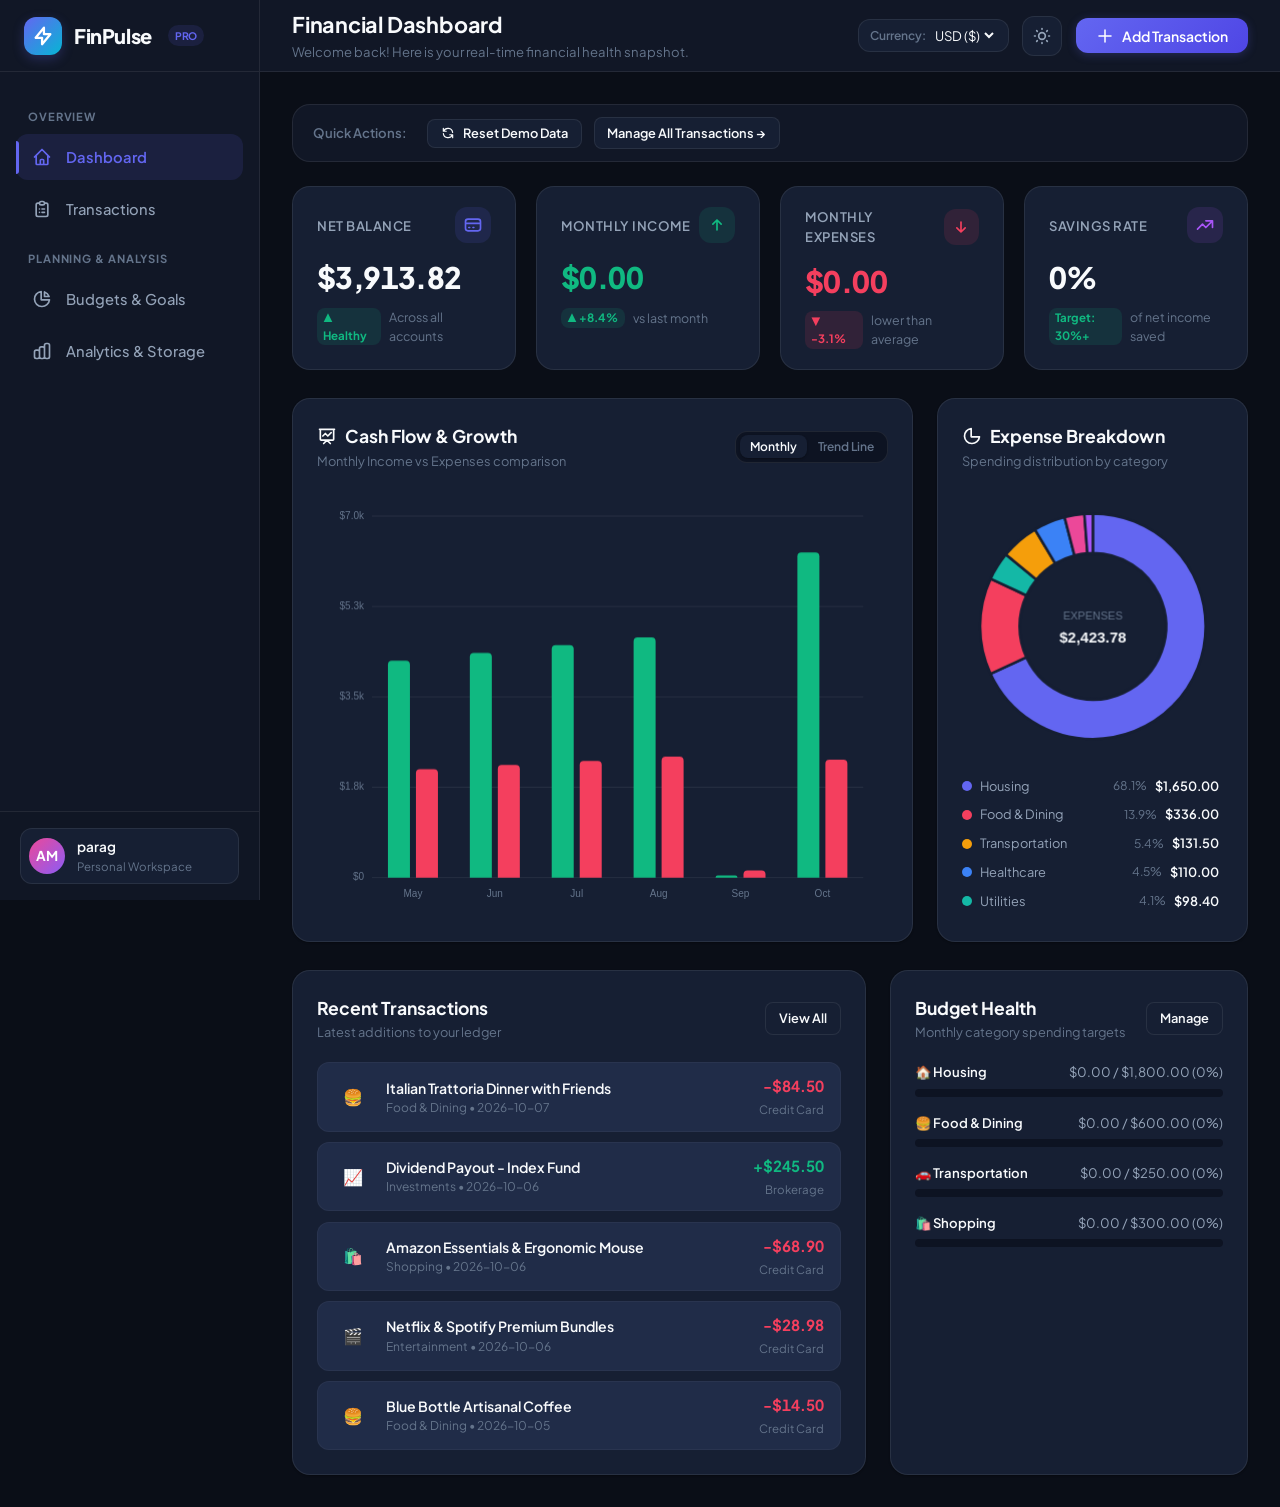
<file: index.html>
<!DOCTYPE html>
<html lang="en" data-theme="dark">
<head>
  <meta charset="UTF-8">
  <meta name="viewport" content="width=device-width, initial-scale=1.0">
  <meta name="description" content="FinPulse - Modern Personal Finance Management Platform to track expenses, set budgets, and visualize financial growth.">
  <title>FinPulse - Personal Finance Dashboard</title>
  <!-- Stylesheets -->
  <link rel="stylesheet" href="css/style.css">
  <link rel="stylesheet" href="css/dashboard.css">
  <link rel="stylesheet" href="css/responsive.css">
</head>
<body>
  <div class="sidebar-backdrop" id="sidebar-backdrop"></div>

  <div class="app-layout">
    <!-- Sidebar Navigation -->
    <aside class="sidebar" id="app-sidebar">
      <div class="sidebar-header">
        <a href="index.html" class="brand-logo" id="brand-link">
          <div class="brand-icon">
            <svg width="22" height="22" fill="none" stroke="currentColor" viewBox="0 0 24 24">
              <path stroke-linecap="round" stroke-linejoin="round" stroke-width="2.5" d="M13 10V3L4 14h7v7l9-11h-7z"/>
            </svg>
          </div>
          <span>FinPulse</span>
          <span class="brand-badge">PRO</span>
        </a>
      </div>

      <nav class="sidebar-nav" aria-label="Main Navigation">
        <div class="nav-section-title">Overview</div>
        <a href="index.html" class="nav-item active" id="nav-dashboard">
          <svg fill="none" stroke="currentColor" viewBox="0 0 24 24">
            <path stroke-linecap="round" stroke-linejoin="round" stroke-width="2" d="M3 12l2-2m0 0l7-7 7 7M5 10v10a1 1 0 001 1h3m10-11l2 2m-2-2v10a1 1 0 01-1 1h-3m-6 0a1 1 0 001-1v-4a1 1 0 011-1h2a1 1 0 011 1v4a1 1 0 001 1m-6 0h6"/>
          </svg>
          <span>Dashboard</span>
        </a>

        <a href="transactions.html" class="nav-item" id="nav-transactions">
          <svg fill="none" stroke="currentColor" viewBox="0 0 24 24">
            <path stroke-linecap="round" stroke-linejoin="round" stroke-width="2" d="M9 5H7a2 2 0 00-2 2v12a2 2 0 002 2h10a2 2 0 002-2V7a2 2 0 00-2-2h-2M9 5a2 2 0 002 2h2a2 2 0 002-2M9 5a2 2 0 012-2h2a2 2 0 012 2m-3 7h3m-3 4h3m-6-4h.01M9 16h.01"/>
          </svg>
          <span>Transactions</span>
        </a>

        <div class="nav-section-title">Planning & Analysis</div>
        <a href="budgets.html" class="nav-item" id="nav-budgets">
          <svg fill="none" stroke="currentColor" viewBox="0 0 24 24">
            <path stroke-linecap="round" stroke-linejoin="round" stroke-width="2" d="M11 3.055A9.001 9.001 0 1020.945 13H11V3.055z"/>
            <path stroke-linecap="round" stroke-linejoin="round" stroke-width="2" d="M20.488 9H15V3.512A9.025 9.025 0 0120.488 9z"/>
          </svg>
          <span>Budgets & Goals</span>
        </a>

        <a href="analytics.html" class="nav-item" id="nav-analytics">
          <svg fill="none" stroke="currentColor" viewBox="0 0 24 24">
            <path stroke-linecap="round" stroke-linejoin="round" stroke-width="2" d="M9 19v-6a2 2 0 00-2-2H5a2 2 0 00-2 2v6a2 2 0 002 2h2a2 2 0 002-2zm0 0V9a2 2 0 012-2h2a2 2 0 012 2v10m-6 0a2 2 0 002 2h2a2 2 0 002-2m0 0V5a2 2 0 012-2h2a2 2 0 012 2v14a2 2 0 01-2 2h-2a2 2 0 01-2-2z"/>
          </svg>
          <span>Analytics & Storage</span>
        </a>
      </nav>

      <div class="sidebar-footer">
        <div class="user-snippet">
          <div class="avatar" id="sidebar-user-avatar">AM</div>
          <div class="user-info">
            <div class="user-name" id="sidebar-user-name">parag</div>
            <div class="user-role">Personal Workspace</div>
          </div>
        </div>
      </div>
    </aside>

    <!-- Main Content Area -->
    <div class="main-wrapper">
      <!-- Topbar Header -->
      <header class="topbar">
        <div class="topbar-left">
          <button class="mobile-menu-toggle" id="mobile-menu-btn" aria-label="Open sidebar menu">
            <svg width="22" height="22" fill="none" stroke="currentColor" viewBox="0 0 24 24">
              <path stroke-linecap="round" stroke-linejoin="round" stroke-width="2" d="M4 6h16M4 12h16M4 18h16"/>
            </svg>
          </button>
          <div class="page-title-box">
            <h1>Financial Dashboard</h1>
            <p>Welcome back! Here is your real-time financial health snapshot.</p>
          </div>
        </div>

        <div class="topbar-right">
          <!-- Currency Picker -->
          <div class="currency-select-box">
            <label for="currency-select" style="font-size: 0.75rem; color: var(--text-muted);">Currency:</label>
            <select id="currency-select" aria-label="Select Currency">
              <option value="USD">USD ($)</option>
              <option value="EUR">EUR (€)</option>
              <option value="GBP">GBP (£)</option>
              <option value="INR">INR (₹)</option>
              <option value="JPY">JPY (¥)</option>
            </select>
          </div>

          <!-- Theme Toggle -->
          <button class="icon-btn" id="theme-toggle-btn" aria-label="Toggle Theme" title="Toggle theme">
            <svg width="20" height="20" fill="none" stroke="currentColor" viewBox="0 0 24 24">
              <path stroke-linecap="round" stroke-linejoin="round" stroke-width="2" d="M12 3v1m0 16v1m9-9h-1M4 12H3m15.364 6.364l-.707-.707M6.343 6.343l-.707-.707m12.728 0l-.707.707M6.343 17.657l-.707.707M16 12a4 4 0 11-8 0 4 4 0 018 0z"/>
            </svg>
          </button>

          <!-- Add Transaction Action -->
          <button class="btn btn-primary" id="btn-header-add-tx" data-modal-open="global-tx-modal">
            <svg width="18" height="18" fill="none" stroke="currentColor" viewBox="0 0 24 24">
              <path stroke-linecap="round" stroke-linejoin="round" stroke-width="2" d="M12 4v16m8-8H4"/>
            </svg>
            <span>Add Transaction</span>
          </button>
        </div>
      </header>

      <!-- Main Body -->
      <main class="content-area">
        <!-- Quick Actions Notification Strip -->
        <div class="quick-actions-bar">
          <span class="quick-action-tag">Quick Actions:</span>
          <button class="btn btn-secondary btn-sm" id="btn-reset-demo-data">
            <svg width="14" height="14" fill="none" stroke="currentColor" viewBox="0 0 24 24">
              <path stroke-linecap="round" stroke-linejoin="round" stroke-width="2" d="M4 4v5h.582m15.356 2A8.001 8.001 0 004.582 9m0 0H9m11 11v-5h-.581m0 0a8.003 8.003 0 01-15.357-2m15.357 2H15"/>
            </svg>
            <span>Reset Demo Data</span>
          </button>
          <a href="transactions.html" class="btn btn-secondary btn-sm">
            <span>Manage All Transactions &rarr;</span>
          </a>
        </div>

        <!-- 4 Primary Metric KPI Cards -->
        <section class="metrics-grid" aria-label="Key Financial Metrics">
          <!-- Total Balance -->
          <div class="metric-card">
            <div class="metric-header">
              <span class="metric-title">Net Balance</span>
              <div class="metric-icon-wrap icon-balance">
                <svg width="20" height="20" fill="none" stroke="currentColor" viewBox="0 0 24 24">
                  <path stroke-linecap="round" stroke-linejoin="round" stroke-width="2" d="M3 10h18M7 15h1m4 0h1m-7 4h12a3 3 0 003-3V8a3 3 0 00-3-3H6a3 3 0 00-3 3v8a3 3 0 003 3z"/>
                </svg>
              </div>
            </div>
            <div class="metric-value" id="metric-total-balance">$0.00</div>
            <div class="metric-footer">
              <span class="trend-badge trend-positive">▲ Healthy</span>
              <span>Across all accounts</span>
            </div>
          </div>

          <!-- Monthly Income -->
          <div class="metric-card">
            <div class="metric-header">
              <span class="metric-title">Monthly Income</span>
              <div class="metric-icon-wrap icon-income">
                <svg width="20" height="20" fill="none" stroke="currentColor" viewBox="0 0 24 24">
                  <path stroke-linecap="round" stroke-linejoin="round" stroke-width="2" d="M7 11l5-5m0 0l5 5m-5-5v12"/>
                </svg>
              </div>
            </div>
            <div class="metric-value" id="metric-month-income" style="color: var(--income);">$0.00</div>
            <div class="metric-footer">
              <span class="trend-badge trend-positive">▲ +8.4%</span>
              <span>vs last month</span>
            </div>
          </div>

          <!-- Monthly Expenses -->
          <div class="metric-card">
            <div class="metric-header">
              <span class="metric-title">Monthly Expenses</span>
              <div class="metric-icon-wrap icon-expense">
                <svg width="20" height="20" fill="none" stroke="currentColor" viewBox="0 0 24 24">
                  <path stroke-linecap="round" stroke-linejoin="round" stroke-width="2" d="M17 13l-5 5m0 0l-5-5m5 5V6"/>
                </svg>
              </div>
            </div>
            <div class="metric-value" id="metric-month-expense" style="color: var(--expense);">$0.00</div>
            <div class="metric-footer">
              <span class="trend-badge trend-negative">▼ -3.1%</span>
              <span>lower than average</span>
            </div>
          </div>

          <!-- Savings Rate -->
          <div class="metric-card">
            <div class="metric-header">
              <span class="metric-title">Savings Rate</span>
              <div class="metric-icon-wrap icon-savings">
                <svg width="20" height="20" fill="none" stroke="currentColor" viewBox="0 0 24 24">
                  <path stroke-linecap="round" stroke-linejoin="round" stroke-width="2" d="M13 7h8m0 0v8m0-8l-8 8-4-4-6 6"/>
                </svg>
              </div>
            </div>
            <div class="metric-value" id="metric-savings-rate">0%</div>
            <div class="metric-footer">
              <span class="trend-badge trend-positive">Target: 30%+</span>
              <span>of net income saved</span>
            </div>
          </div>
        </section>

        <!-- Charts Grid (2 columns: Cash Flow & Category Donut) -->
        <section class="charts-grid" aria-label="Interactive Financial Visualizations">
          <!-- Cash Flow / Balance Trend Chart -->
          <div class="card chart-card">
            <div class="card-header">
              <div>
                <h2 class="card-title">
                  <svg width="20" height="20" fill="none" stroke="currentColor" viewBox="0 0 24 24">
                    <path stroke-linecap="round" stroke-linejoin="round" stroke-width="2" d="M7 12l3-3 3 3 4-4M8 21l4-4 4 4M3 4h18M4 4h16v12a1 1 0 01-1 1H5a1 1 0 01-1-1V4z"/>
                  </svg>
                  Cash Flow & Growth
                </h2>
                <div class="card-subtitle">Monthly Income vs Expenses comparison</div>
              </div>
              <div class="chart-header-actions">
                <div class="chart-filter-pills">
                  <button class="chart-pill active" data-period="monthly">Monthly</button>
                  <button class="chart-pill" data-period="trend">Trend Line</button>
                </div>
              </div>
            </div>
            <div class="canvas-container">
              <canvas id="dashboard-cashflow-canvas"></canvas>
            </div>
          </div>

          <!-- Expense Category Donut Chart -->
          <div class="card chart-card">
            <div class="card-header">
              <div>
                <h2 class="card-title">
                  <svg width="20" height="20" fill="none" stroke="currentColor" viewBox="0 0 24 24">
                    <path stroke-linecap="round" stroke-linejoin="round" stroke-width="2" d="M11 3.055A9.001 9.001 0 1020.945 13H11V3.055z"/>
                  </svg>
                  Expense Breakdown
                </h2>
                <div class="card-subtitle">Spending distribution by category</div>
              </div>
            </div>
            <div class="canvas-container" style="min-height: 180px;">
              <canvas id="dashboard-donut-canvas"></canvas>
            </div>
            <div class="chart-legend" id="donut-legend-container">
              <!-- Dynamically populated -->
            </div>
          </div>
        </section>

        <!-- Bottom Grid: Recent Activity & Budget Health -->
        <section class="bottom-grid" aria-label="Recent Transactions and Budget Snapshot">
          <!-- Recent Transactions Preview -->
          <div class="card">
            <div class="card-header">
              <div>
                <h2 class="card-title">Recent Transactions</h2>
                <div class="card-subtitle">Latest additions to your ledger</div>
              </div>
              <a href="transactions.html" class="btn btn-secondary btn-sm">View All</a>
            </div>
            <div class="transaction-mini-list" id="recent-transactions-list">
              <!-- Dynamically generated mini transactions -->
            </div>
          </div>

          <!-- Category Budget Health Snapshot -->
          <div class="card">
            <div class="card-header">
              <div>
                <h2 class="card-title">Budget Health</h2>
                <div class="card-subtitle">Monthly category spending targets</div>
              </div>
              <a href="budgets.html" class="btn btn-secondary btn-sm">Manage</a>
            </div>
            <div class="budget-mini-list" id="dashboard-budget-health-list">
              <!-- Dynamically populated progress bars -->
            </div>
          </div>
        </section>
      </main>
    </div>
  </div>

  <!-- Mobile Floating Action Button -->
  <button class="fab-add" id="fab-add-tx" data-modal-open="global-tx-modal" aria-label="Quick Add Transaction">
    <svg width="26" height="26" fill="none" stroke="currentColor" viewBox="0 0 24 24">
      <path stroke-linecap="round" stroke-linejoin="round" stroke-width="2.5" d="M12 4v16m8-8H4"/>
    </svg>
  </button>

  <!-- Mobile Bottom Tab Navigation -->
  <nav class="mobile-nav-bar" aria-label="Mobile Navigation">
    <a href="index.html" class="mobile-nav-item active">
      <svg fill="none" stroke="currentColor" viewBox="0 0 24 24">
        <path stroke-linecap="round" stroke-linejoin="round" stroke-width="2" d="M3 12l2-2m0 0l7-7 7 7M5 10v10a1 1 0 001 1h3m10-11l2 2m-2-2v10a1 1 0 01-1 1h-3m-6 0a1 1 0 001-1v-4a1 1 0 011-1h2a1 1 0 011 1v4a1 1 0 001 1m-6 0h6"/>
      </svg>
      <span>Home</span>
    </a>
    <a href="transactions.html" class="mobile-nav-item">
      <svg fill="none" stroke="currentColor" viewBox="0 0 24 24">
        <path stroke-linecap="round" stroke-linejoin="round" stroke-width="2" d="M9 5H7a2 2 0 00-2 2v12a2 2 0 002 2h10a2 2 0 002-2V7a2 2 0 00-2-2h-2M9 5a2 2 0 002 2h2a2 2 0 002-2M9 5a2 2 0 012-2h2a2 2 0 012 2"/>
      </svg>
      <span>Transactions</span>
    </a>
    <a href="budgets.html" class="mobile-nav-item">
      <svg fill="none" stroke="currentColor" viewBox="0 0 24 24">
        <path stroke-linecap="round" stroke-linejoin="round" stroke-width="2" d="M11 3.055A9.001 9.001 0 1020.945 13H11V3.055z"/>
      </svg>
      <span>Budgets</span>
    </a>
    <a href="analytics.html" class="mobile-nav-item">
      <svg fill="none" stroke="currentColor" viewBox="0 0 24 24">
        <path stroke-linecap="round" stroke-linejoin="round" stroke-width="2" d="M9 19v-6a2 2 0 00-2-2H5a2 2 0 00-2 2v6a2 2 0 002 2h2a2 2 0 002-2zm0 0V9a2 2 0 012-2h2a2 2 0 012 2v10"/>
      </svg>
      <span>Analytics</span>
    </a>
  </nav>

  <!-- Global Modal: Add Transaction (Available across all pages) -->
  <div class="modal-overlay" id="global-tx-modal" role="dialog" aria-modal="true" aria-labelledby="modal-add-title">
    <div class="modal-dialog">
      <div class="modal-header">
        <h3 class="modal-title" id="modal-add-title">Add Transaction</h3>
        <button class="icon-btn" data-modal-close aria-label="Close modal">&times;</button>
      </div>
      <form id="global-quick-tx-form">
        <div class="modal-body">
          <div class="form-row">
            <div class="form-group">
              <label class="form-label" for="add-tx-type">Transaction Type *</label>
              <select class="form-select" id="add-tx-type" name="type" required>
                <option value="expense">Expense</option>
                <option value="income">Income</option>
              </select>
            </div>
            <div class="form-group">
              <label class="form-label" for="add-tx-amount">Amount *</label>
              <input type="number" step="0.01" min="0.01" class="form-input" id="add-tx-amount" name="amount" placeholder="0.00" required>
            </div>
          </div>

          <div class="form-group">
            <label class="form-label" for="add-tx-title">Title / Description *</label>
            <input type="text" class="form-input" id="add-tx-title" name="title" placeholder="e.g. Whole Foods Groceries" required>
          </div>

          <div class="form-row">
            <div class="form-group">
              <label class="form-label" for="add-tx-category">Category *</label>
              <select class="form-select" id="add-tx-category" name="category" required>
                <option value="Food & Dining">🍔 Food & Dining</option>
                <option value="Housing">🏠 Housing</option>
                <option value="Transportation">🚗 Transportation</option>
                <option value="Shopping">🛍️ Shopping</option>
                <option value="Utilities">⚡ Utilities</option>
                <option value="Entertainment">🎬 Entertainment</option>
                <option value="Healthcare">🏥 Healthcare</option>
                <option value="Salary">💼 Salary</option>
                <option value="Freelance">💻 Freelance</option>
                <option value="Investments">📈 Investments</option>
                <option value="Other">📦 Other</option>
              </select>
            </div>
            <div class="form-group">
              <label class="form-label" for="add-tx-date">Date *</label>
              <input type="date" class="form-input" id="add-tx-date" name="date" required>
            </div>
          </div>

          <div class="form-row">
            <div class="form-group">
              <label class="form-label" for="add-tx-method">Payment Method</label>
              <select class="form-select" id="add-tx-method" name="method">
                <option value="Credit Card">Credit Card</option>
                <option value="Debit Card">Debit Card</option>
                <option value="Apple Pay">Apple Pay</option>
                <option value="Bank Transfer">Bank Transfer</option>
                <option value="Cash">Cash</option>
                <option value="Other">Other</option>
              </select>
            </div>
            <div class="form-group">
              <label class="form-label" for="add-tx-notes">Notes (Optional)</label>
              <input type="text" class="form-input" id="add-tx-notes" name="notes" placeholder="Tags, receipt #, notes">
            </div>
          </div>
        </div>
        <div class="modal-footer">
          <button type="button" class="btn btn-secondary" data-modal-close>Cancel</button>
          <button type="submit" class="btn btn-primary" id="btn-submit-add-tx">Save Transaction</button>
        </div>
      </form>
    </div>
  </div>

  <!-- Toast Notification Container -->
  <div class="toast-container" aria-live="polite"></div>

  <!-- Scripts -->
  <script src="js/storage.js"></script>
  <script src="js/charts.js"></script>
  <script src="js/app.js"></script>
  <script src="js/dashboard.js"></script>
</body>
</html>
</file>
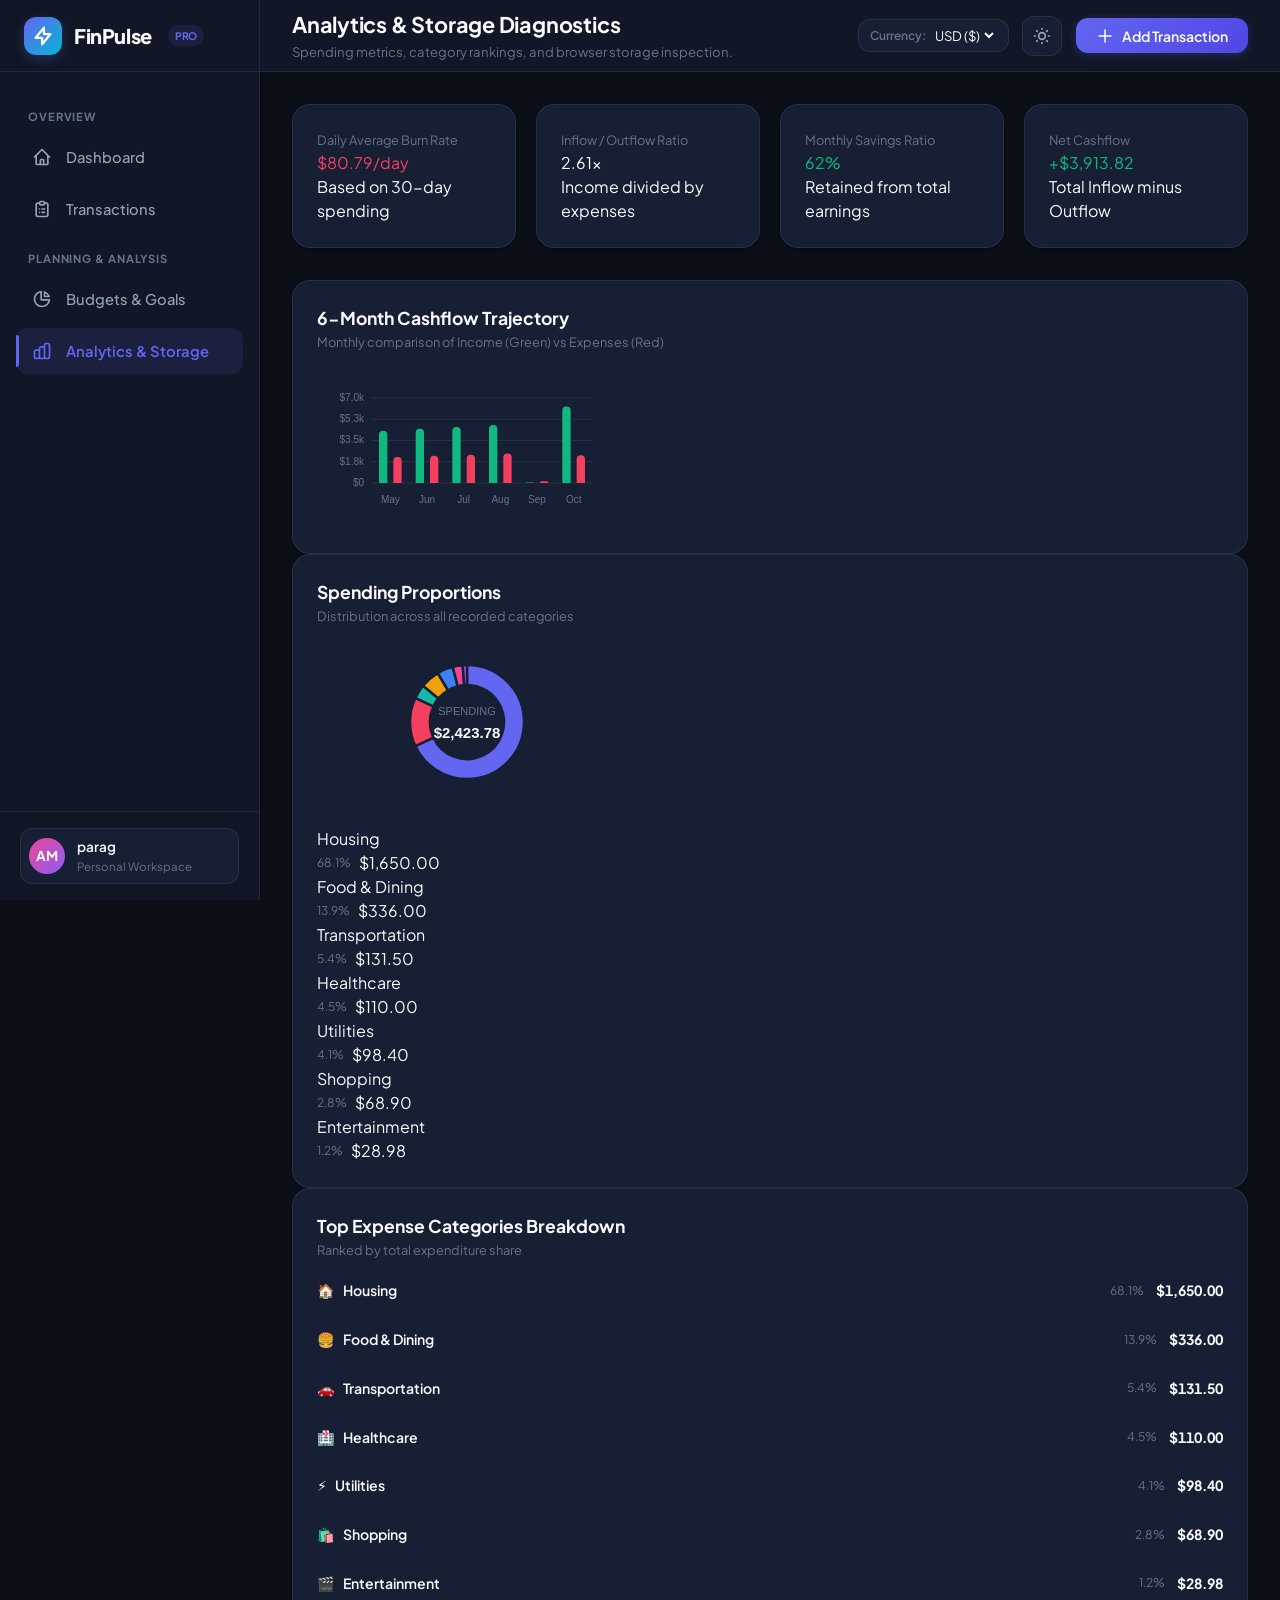
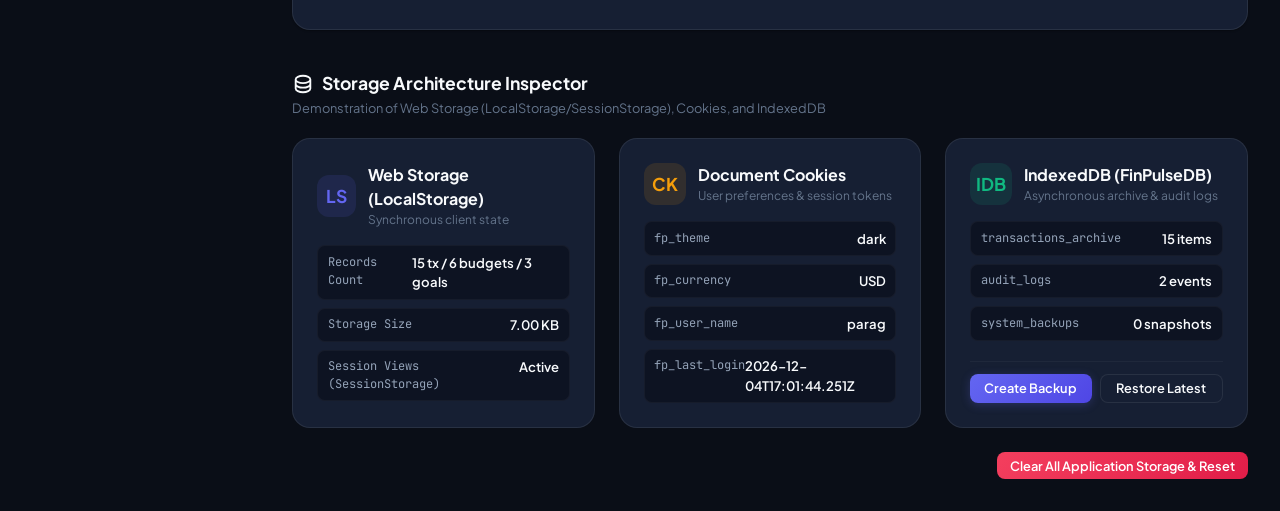
<file: analytics.html>
<!DOCTYPE html>
<html lang="en" data-theme="dark">
<head>
  <meta charset="UTF-8">
  <meta name="viewport" content="width=device-width, initial-scale=1.0">
  <meta name="description" content="FinPulse Analytics - Financial intelligence, burn rate, and deep client-side storage diagnostics.">
  <title>FinPulse - Analytics & Data Storage</title>
  <!-- Stylesheets -->
  <link rel="stylesheet" href="css/style.css">
  <link rel="stylesheet" href="css/analytics.css">
  <link rel="stylesheet" href="css/responsive.css">
</head>
<body>
  <div class="sidebar-backdrop" id="sidebar-backdrop"></div>

  <div class="app-layout">
    <!-- Sidebar Navigation -->
    <aside class="sidebar" id="app-sidebar">
      <div class="sidebar-header">
        <a href="index.html" class="brand-logo" id="brand-link">
          <div class="brand-icon">
            <svg width="22" height="22" fill="none" stroke="currentColor" viewBox="0 0 24 24">
              <path stroke-linecap="round" stroke-linejoin="round" stroke-width="2.5" d="M13 10V3L4 14h7v7l9-11h-7z"/>
            </svg>
          </div>
          <span>FinPulse</span>
          <span class="brand-badge">PRO</span>
        </a>
      </div>

      <nav class="sidebar-nav" aria-label="Main Navigation">
        <div class="nav-section-title">Overview</div>
        <a href="index.html" class="nav-item" id="nav-dashboard">
          <svg fill="none" stroke="currentColor" viewBox="0 0 24 24">
            <path stroke-linecap="round" stroke-linejoin="round" stroke-width="2" d="M3 12l2-2m0 0l7-7 7 7M5 10v10a1 1 0 001 1h3m10-11l2 2m-2-2v10a1 1 0 01-1 1h-3m-6 0a1 1 0 001-1v-4a1 1 0 011-1h2a1 1 0 011 1v4a1 1 0 001 1m-6 0h6"/>
          </svg>
          <span>Dashboard</span>
        </a>

        <a href="transactions.html" class="nav-item" id="nav-transactions">
          <svg fill="none" stroke="currentColor" viewBox="0 0 24 24">
            <path stroke-linecap="round" stroke-linejoin="round" stroke-width="2" d="M9 5H7a2 2 0 00-2 2v12a2 2 0 002 2h10a2 2 0 002-2V7a2 2 0 00-2-2h-2M9 5a2 2 0 002 2h2a2 2 0 002-2M9 5a2 2 0 012-2h2a2 2 0 012 2m-3 7h3m-3 4h3m-6-4h.01M9 16h.01"/>
          </svg>
          <span>Transactions</span>
        </a>

        <div class="nav-section-title">Planning & Analysis</div>
        <a href="budgets.html" class="nav-item" id="nav-budgets">
          <svg fill="none" stroke="currentColor" viewBox="0 0 24 24">
            <path stroke-linecap="round" stroke-linejoin="round" stroke-width="2" d="M11 3.055A9.001 9.001 0 1020.945 13H11V3.055z"/>
            <path stroke-linecap="round" stroke-linejoin="round" stroke-width="2" d="M20.488 9H15V3.512A9.025 9.025 0 0120.488 9z"/>
          </svg>
          <span>Budgets & Goals</span>
        </a>

        <a href="analytics.html" class="nav-item active" id="nav-analytics">
          <svg fill="none" stroke="currentColor" viewBox="0 0 24 24">
            <path stroke-linecap="round" stroke-linejoin="round" stroke-width="2" d="M9 19v-6a2 2 0 00-2-2H5a2 2 0 00-2 2v6a2 2 0 002 2h2a2 2 0 002-2zm0 0V9a2 2 0 012-2h2a2 2 0 012 2v10m-6 0a2 2 0 002 2h2a2 2 0 002-2m0 0V5a2 2 0 012-2h2a2 2 0 012 2v14a2 2 0 01-2 2h-2a2 2 0 01-2-2z"/>
          </svg>
          <span>Analytics & Storage</span>
        </a>
      </nav>

      <div class="sidebar-footer">
        <div class="user-snippet">
          <div class="avatar" id="sidebar-user-avatar">AM</div>
          <div class="user-info">
            <div class="user-name" id="sidebar-user-name">Parag</div>
            <div class="user-role">Personal Workspace</div>
          </div>
        </div>
      </div>
    </aside>

    <!-- Main Content Area -->
    <div class="main-wrapper">
      <!-- Topbar Header -->
      <header class="topbar">
        <div class="topbar-left">
          <button class="mobile-menu-toggle" id="mobile-menu-btn" aria-label="Open sidebar menu">
            <svg width="22" height="22" fill="none" stroke="currentColor" viewBox="0 0 24 24">
              <path stroke-linecap="round" stroke-linejoin="round" stroke-width="2" d="M4 6h16M4 12h16M4 18h16"/>
            </svg>
          </button>
          <div class="page-title-box">
            <h1>Analytics & Storage Diagnostics</h1>
            <p>Spending metrics, category rankings, and browser storage inspection.</p>
          </div>
        </div>

        <div class="topbar-right">
          <!-- Currency Picker -->
          <div class="currency-select-box">
            <label for="currency-select" style="font-size: 0.75rem; color: var(--text-muted);">Currency:</label>
            <select id="currency-select" aria-label="Select Currency">
              <option value="USD">USD ($)</option>
              <option value="EUR">EUR (€)</option>
              <option value="GBP">GBP (£)</option>
              <option value="INR">INR (₹)</option>
              <option value="JPY">JPY (¥)</option>
            </select>
          </div>

          <!-- Theme Toggle -->
          <button class="icon-btn" id="theme-toggle-btn" aria-label="Toggle Theme" title="Toggle theme">
            <svg width="20" height="20" fill="none" stroke="currentColor" viewBox="0 0 24 24">
              <path stroke-linecap="round" stroke-linejoin="round" stroke-width="2" d="M12 3v1m0 16v1m9-9h-1M4 12H3m15.364 6.364l-.707-.707M6.343 6.343l-.707-.707m12.728 0l-.707.707M6.343 17.657l-.707.707M16 12a4 4 0 11-8 0 4 4 0 018 0z"/>
            </svg>
          </button>

          <!-- Add Transaction Action -->
          <button class="btn btn-primary" id="btn-header-add-tx" data-modal-open="global-tx-modal">
            <svg width="18" height="18" fill="none" stroke="currentColor" viewBox="0 0 24 24">
              <path stroke-linecap="round" stroke-linejoin="round" stroke-width="2" d="M12 4v16m8-8H4"/>
            </svg>
            <span>Add Transaction</span>
          </button>
        </div>
      </header>

      <!-- Main Body -->
      <main class="content-area">
        <!-- 4 Analytics Metric Cards -->
        <section class="analytics-metrics-grid" aria-label="Key Performance Indicators">
          <div class="card">
            <div class="card-subtitle">Daily Average Burn Rate</div>
            <div class="metric-value" id="kpi-daily-burn" style="color:var(--expense);">$0.00/day</div>
            <div class="metric-footer">Based on 30-day spending</div>
          </div>

          <div class="card">
            <div class="card-subtitle">Inflow / Outflow Ratio</div>
            <div class="metric-value" id="kpi-in-out-ratio">0.0x</div>
            <div class="metric-footer">Income divided by expenses</div>
          </div>

          <div class="card">
            <div class="card-subtitle">Monthly Savings Ratio</div>
            <div class="metric-value" id="kpi-savings-ratio" style="color:var(--income);">0%</div>
            <div class="metric-footer">Retained from total earnings</div>
          </div>

          <div class="card">
            <div class="card-subtitle">Net Cashflow</div>
            <div class="metric-value" id="kpi-net-cash">$0.00</div>
            <div class="metric-footer">Total Inflow minus Outflow</div>
          </div>
        </section>

        <!-- Charts Grid -->
        <section class="charts-grid" aria-label="Analytical Visualizations">
          <!-- 6-Month Comparison Cashflow -->
          <div class="card chart-card">
            <div class="card-header">
              <div>
                <h2 class="card-title">6-Month Cashflow Trajectory</h2>
                <div class="card-subtitle">Monthly comparison of Income (Green) vs Expenses (Red)</div>
              </div>
            </div>
            <div class="canvas-container">
              <canvas id="analytics-bar-canvas"></canvas>
            </div>
          </div>

          <!-- Category Donut -->
          <div class="card chart-card">
            <div class="card-header">
              <div>
                <h2 class="card-title">Spending Proportions</h2>
                <div class="card-subtitle">Distribution across all recorded categories</div>
              </div>
            </div>
            <div class="canvas-container" style="min-height: 180px;">
              <canvas id="analytics-donut-canvas"></canvas>
            </div>
            <div class="chart-legend" id="analytics-legend-container">
              <!-- Dynamically populated -->
            </div>
          </div>
        </section>

        <!-- Category Rankings Progress List -->
        <section class="card" style="margin-bottom: 2.5rem;" aria-label="Top Spending Categories">
          <div class="card-header">
            <div>
              <h2 class="card-title">Top Expense Categories Breakdown</h2>
              <div class="card-subtitle">Ranked by total expenditure share</div>
            </div>
          </div>
          <div class="category-ranking-list" id="category-ranking-container">
            <!-- Dynamically populated -->
          </div>
        </section>

        <!-- Storage & Architecture Diagnostics Inspector -->
        <section class="storage-section" aria-label="Storage Diagnostics">
          <div class="card-header">
            <div>
              <h2 class="card-title">
                <svg width="22" height="22" fill="none" stroke="currentColor" viewBox="0 0 24 24">
                  <path stroke-linecap="round" stroke-linejoin="round" stroke-width="2" d="M4 7v10c0 2.21 3.582 4 8 4s8-1.79 8-4V7M4 7c0 2.21 3.582 4 8 4s8-1.79 8-4M4 7c0-2.21 3.582-4 8-4s8 1.79 8 4m0 5c0 2.21-3.582 4-8 4s-8-1.79-8-4"/>
                </svg>
                Storage Architecture Inspector
              </h2>
              <div class="card-subtitle">Demonstration of Web Storage (LocalStorage/SessionStorage), Cookies, and IndexedDB</div>
            </div>
          </div>

          <div class="storage-grid">
            <!-- 1. LocalStorage Card -->
            <div class="storage-card">
              <div style="display:flex; align-items:center; gap:0.75rem;">
                <div class="storage-badge-icon badge-localstorage">LS</div>
                <div>
                  <h3 style="font-size: 1rem; font-weight: 700;">Web Storage (LocalStorage)</h3>
                  <div style="font-size: 0.75rem; color: var(--text-muted);">Synchronous client state</div>
                </div>
              </div>

              <div class="storage-list">
                <div class="storage-item">
                  <span class="storage-item-key">Records Count</span>
                  <span class="storage-item-val" id="diag-ls-count">0 items</span>
                </div>
                <div class="storage-item">
                  <span class="storage-item-key">Storage Size</span>
                  <span class="storage-item-val" id="diag-ls-size">0 KB</span>
                </div>
                <div class="storage-item">
                  <span class="storage-item-key">Session Views (SessionStorage)</span>
                  <span class="storage-item-val">Active</span>
                </div>
              </div>
            </div>

            <!-- 2. Cookies Card -->
            <div class="storage-card">
              <div style="display:flex; align-items:center; gap:0.75rem;">
                <div class="storage-badge-icon badge-cookies">CK</div>
                <div>
                  <h3 style="font-size: 1rem; font-weight: 700;">Document Cookies</h3>
                  <div style="font-size: 0.75rem; color: var(--text-muted);">User preferences & session tokens</div>
                </div>
              </div>

              <div class="storage-list" id="diag-cookies-list">
                <!-- Dynamically populated cookies -->
              </div>
            </div>

            <!-- 3. IndexedDB Card -->
            <div class="storage-card">
              <div style="display:flex; align-items:center; gap:0.75rem;">
                <div class="storage-badge-icon badge-indexeddb">IDB</div>
                <div>
                  <h3 style="font-size: 1rem; font-weight: 700;">IndexedDB (FinPulseDB)</h3>
                  <div style="font-size: 0.75rem; color: var(--text-muted);">Asynchronous archive & audit logs</div>
                </div>
              </div>

              <div class="storage-list">
                <div class="storage-item">
                  <span class="storage-item-key">transactions_archive</span>
                  <span class="storage-item-val" id="diag-idb-archive">0 items</span>
                </div>
                <div class="storage-item">
                  <span class="storage-item-key">audit_logs</span>
                  <span class="storage-item-val" id="diag-idb-audit">0 events</span>
                </div>
                <div class="storage-item">
                  <span class="storage-item-key">system_backups</span>
                  <span class="storage-item-val" id="diag-idb-backups">0 snapshots</span>
                </div>
              </div>

              <div class="storage-actions">
                <button class="btn btn-primary btn-sm" id="btn-idb-backup" style="flex:1;">
                  Create Backup
                </button>
                <button class="btn btn-secondary btn-sm" id="btn-idb-restore" style="flex:1;">
                  Restore Latest
                </button>
              </div>
            </div>
          </div>

          <div style="margin-top: 1.5rem; text-align: right;">
            <button class="btn btn-danger btn-sm" id="btn-clear-all-data">
              Clear All Application Storage & Reset
            </button>
          </div>
        </section>
      </main>
    </div>
  </div>

  <!-- Mobile Floating Action Button -->
  <button class="fab-add" id="fab-add-tx" data-modal-open="global-tx-modal" aria-label="Quick Add Transaction">
    <svg width="26" height="26" fill="none" stroke="currentColor" viewBox="0 0 24 24">
      <path stroke-linecap="round" stroke-linejoin="round" stroke-width="2.5" d="M12 4v16m8-8H4"/>
    </svg>
  </button>

  <!-- Mobile Bottom Tab Navigation -->
  <nav class="mobile-nav-bar" aria-label="Mobile Navigation">
    <a href="index.html" class="mobile-nav-item">
      <svg fill="none" stroke="currentColor" viewBox="0 0 24 24">
        <path stroke-linecap="round" stroke-linejoin="round" stroke-width="2" d="M3 12l2-2m0 0l7-7 7 7M5 10v10a1 1 0 001 1h3m10-11l2 2m-2-2v10a1 1 0 01-1 1h-3m-6 0a1 1 0 001-1v-4a1 1 0 011-1h2a1 1 0 011 1v4a1 1 0 001 1m-6 0h6"/>
      </svg>
      <span>Home</span>
    </a>
    <a href="transactions.html" class="mobile-nav-item">
      <svg fill="none" stroke="currentColor" viewBox="0 0 24 24">
        <path stroke-linecap="round" stroke-linejoin="round" stroke-width="2" d="M9 5H7a2 2 0 00-2 2v12a2 2 0 002 2h10a2 2 0 002-2V7a2 2 0 00-2-2h-2M9 5a2 2 0 002 2h2a2 2 0 002-2M9 5a2 2 0 012-2h2a2 2 0 012 2"/>
      </svg>
      <span>Transactions</span>
    </a>
    <a href="budgets.html" class="mobile-nav-item">
      <svg fill="none" stroke="currentColor" viewBox="0 0 24 24">
        <path stroke-linecap="round" stroke-linejoin="round" stroke-width="2" d="M11 3.055A9.001 9.001 0 1020.945 13H11V3.055z"/>
      </svg>
      <span>Budgets</span>
    </a>
    <a href="analytics.html" class="mobile-nav-item active">
      <svg fill="none" stroke="currentColor" viewBox="0 0 24 24">
        <path stroke-linecap="round" stroke-linejoin="round" stroke-width="2" d="M9 19v-6a2 2 0 00-2-2H5a2 2 0 00-2 2v6a2 2 0 002 2h2a2 2 0 002-2zm0 0V9a2 2 0 012-2h2a2 2 0 012 2v10"/>
      </svg>
      <span>Analytics</span>
    </a>
  </nav>

  <!-- Global Modal: Add Transaction -->
  <div class="modal-overlay" id="global-tx-modal" role="dialog" aria-modal="true" aria-labelledby="modal-add-title">
    <div class="modal-dialog">
      <div class="modal-header">
        <h3 class="modal-title" id="modal-add-title">Add Transaction</h3>
        <button class="icon-btn" data-modal-close aria-label="Close modal">&times;</button>
      </div>
      <form id="global-quick-tx-form">
        <div class="modal-body">
          <div class="form-row">
            <div class="form-group">
              <label class="form-label" for="add-tx-type">Transaction Type *</label>
              <select class="form-select" id="add-tx-type" name="type" required>
                <option value="expense">Expense</option>
                <option value="income">Income</option>
              </select>
            </div>
            <div class="form-group">
              <label class="form-label" for="add-tx-amount">Amount *</label>
              <input type="number" step="0.01" min="0.01" class="form-input" id="add-tx-amount" name="amount" placeholder="0.00" required>
            </div>
          </div>

          <div class="form-group">
            <label class="form-label" for="add-tx-title">Title / Description *</label>
            <input type="text" class="form-input" id="add-tx-title" name="title" placeholder="e.g. Health Insurance" required>
          </div>

          <div class="form-row">
            <div class="form-group">
              <label class="form-label" for="add-tx-category">Category *</label>
              <select class="form-select" id="add-tx-category" name="category" required>
                <option value="Food & Dining">🍔 Food & Dining</option>
                <option value="Housing">🏠 Housing</option>
                <option value="Transportation">🚗 Transportation</option>
                <option value="Shopping">🛍️ Shopping</option>
                <option value="Utilities">⚡ Utilities</option>
                <option value="Entertainment">🎬 Entertainment</option>
                <option value="Healthcare">🏥 Healthcare</option>
                <option value="Salary">💼 Salary</option>
                <option value="Freelance">💻 Freelance</option>
                <option value="Investments">📈 Investments</option>
                <option value="Other">📦 Other</option>
              </select>
            </div>
            <div class="form-group">
              <label class="form-label" for="add-tx-date">Date *</label>
              <input type="date" class="form-input" id="add-tx-date" name="date" required>
            </div>
          </div>

          <div class="form-row">
            <div class="form-group">
              <label class="form-label" for="add-tx-method">Payment Method</label>
              <select class="form-select" id="add-tx-method" name="method">
                <option value="Credit Card">Credit Card</option>
                <option value="Debit Card">Debit Card</option>
                <option value="Apple Pay">Apple Pay</option>
                <option value="Bank Transfer">Bank Transfer</option>
                <option value="Cash">Cash</option>
                <option value="Other">Other</option>
              </select>
            </div>
            <div class="form-group">
              <label class="form-label" for="add-tx-notes">Notes (Optional)</label>
              <input type="text" class="form-input" id="add-tx-notes" name="notes">
            </div>
          </div>
        </div>
        <div class="modal-footer">
          <button type="button" class="btn btn-secondary" data-modal-close>Cancel</button>
          <button type="submit" class="btn btn-primary">Save Transaction</button>
        </div>
      </form>
    </div>
  </div>

  <!-- Toast Container -->
  <div class="toast-container" aria-live="polite"></div>

  <!-- Scripts -->
  <script src="js/storage.js"></script>
  <script src="js/charts.js"></script>
  <script src="js/app.js"></script>
  <script src="js/analytics.js"></script>
</body>
</html>
</file>
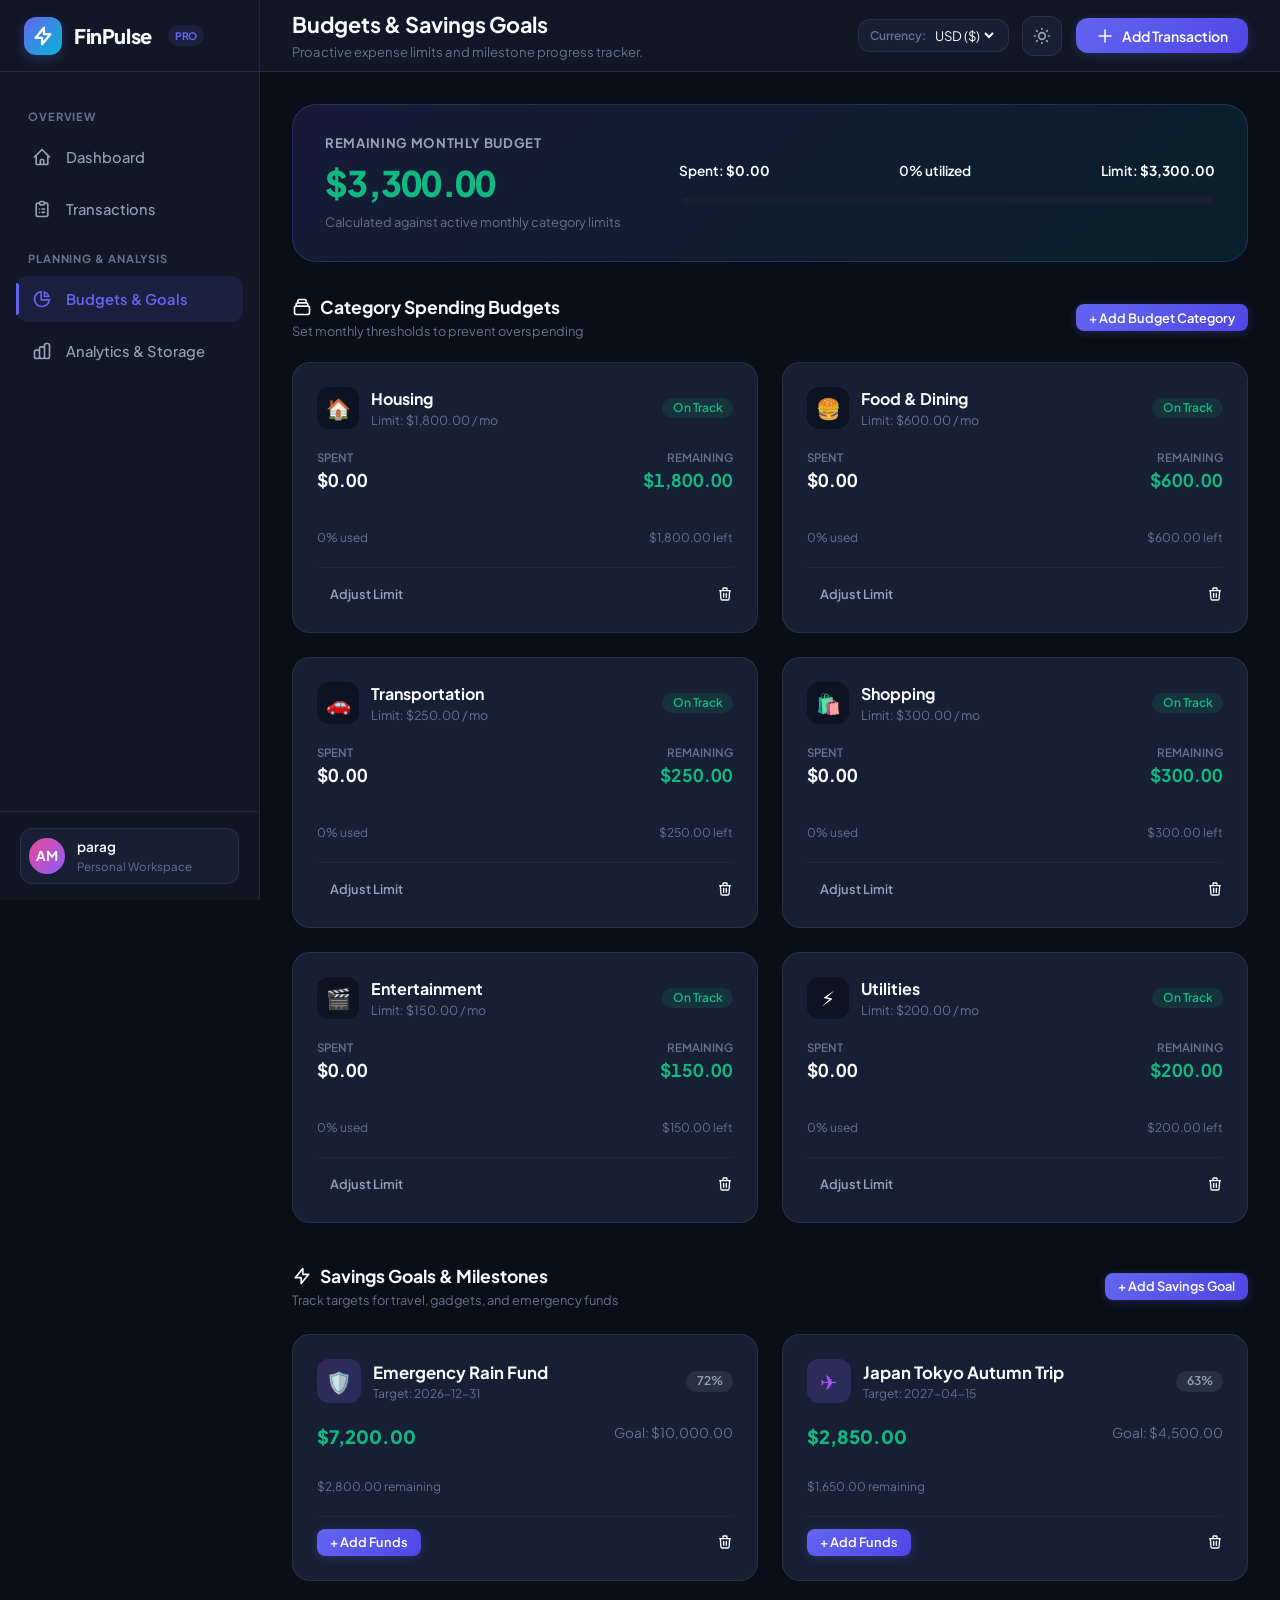
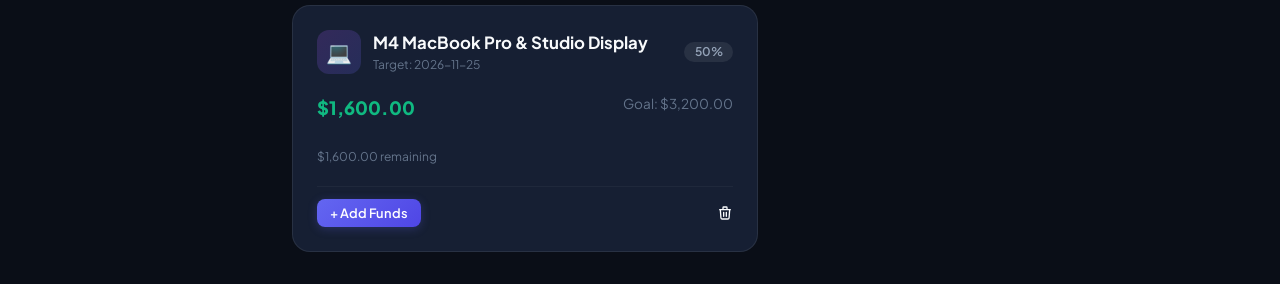
<file: budgets.html>
<!DOCTYPE html>
<html lang="en" data-theme="dark">
<head>
  <meta charset="UTF-8">
  <meta name="viewport" content="width=device-width, initial-scale=1.0">
  <meta name="description" content="FinPulse Budgets & Goals - Set category spending limits and track savings milestones.">
  <title>FinPulse - Budgets & Savings Goals</title>
  <!-- Stylesheets -->
  <link rel="stylesheet" href="css/style.css">
  <link rel="stylesheet" href="css/budgets.css">
  <link rel="stylesheet" href="css/responsive.css">
</head>
<body>
  <div class="sidebar-backdrop" id="sidebar-backdrop"></div>

  <div class="app-layout">
    <!-- Sidebar Navigation -->
    <aside class="sidebar" id="app-sidebar">
      <div class="sidebar-header">
        <a href="index.html" class="brand-logo" id="brand-link">
          <div class="brand-icon">
            <svg width="22" height="22" fill="none" stroke="currentColor" viewBox="0 0 24 24">
              <path stroke-linecap="round" stroke-linejoin="round" stroke-width="2.5" d="M13 10V3L4 14h7v7l9-11h-7z"/>
            </svg>
          </div>
          <span>FinPulse</span>
          <span class="brand-badge">PRO</span>
        </a>
      </div>

      <nav class="sidebar-nav" aria-label="Main Navigation">
        <div class="nav-section-title">Overview</div>
        <a href="index.html" class="nav-item" id="nav-dashboard">
          <svg fill="none" stroke="currentColor" viewBox="0 0 24 24">
            <path stroke-linecap="round" stroke-linejoin="round" stroke-width="2" d="M3 12l2-2m0 0l7-7 7 7M5 10v10a1 1 0 001 1h3m10-11l2 2m-2-2v10a1 1 0 01-1 1h-3m-6 0a1 1 0 001-1v-4a1 1 0 011-1h2a1 1 0 011 1v4a1 1 0 001 1m-6 0h6"/>
          </svg>
          <span>Dashboard</span>
        </a>

        <a href="transactions.html" class="nav-item" id="nav-transactions">
          <svg fill="none" stroke="currentColor" viewBox="0 0 24 24">
            <path stroke-linecap="round" stroke-linejoin="round" stroke-width="2" d="M9 5H7a2 2 0 00-2 2v12a2 2 0 002 2h10a2 2 0 002-2V7a2 2 0 00-2-2h-2M9 5a2 2 0 002 2h2a2 2 0 002-2M9 5a2 2 0 012-2h2a2 2 0 012 2m-3 7h3m-3 4h3m-6-4h.01M9 16h.01"/>
          </svg>
          <span>Transactions</span>
        </a>

        <div class="nav-section-title">Planning & Analysis</div>
        <a href="budgets.html" class="nav-item active" id="nav-budgets">
          <svg fill="none" stroke="currentColor" viewBox="0 0 24 24">
            <path stroke-linecap="round" stroke-linejoin="round" stroke-width="2" d="M11 3.055A9.001 9.001 0 1020.945 13H11V3.055z"/>
            <path stroke-linecap="round" stroke-linejoin="round" stroke-width="2" d="M20.488 9H15V3.512A9.025 9.025 0 0120.488 9z"/>
          </svg>
          <span>Budgets & Goals</span>
        </a>

        <a href="analytics.html" class="nav-item" id="nav-analytics">
          <svg fill="none" stroke="currentColor" viewBox="0 0 24 24">
            <path stroke-linecap="round" stroke-linejoin="round" stroke-width="2" d="M9 19v-6a2 2 0 00-2-2H5a2 2 0 00-2 2v6a2 2 0 002 2h2a2 2 0 002-2zm0 0V9a2 2 0 012-2h2a2 2 0 012 2v10m-6 0a2 2 0 002 2h2a2 2 0 002-2m0 0V5a2 2 0 012-2h2a2 2 0 012 2v14a2 2 0 01-2 2h-2a2 2 0 01-2-2z"/>
          </svg>
          <span>Analytics & Storage</span>
        </a>
      </nav>

      <div class="sidebar-footer">
        <div class="user-snippet">
          <div class="avatar" id="sidebar-user-avatar">AM</div>
          <div class="user-info">
            <div class="user-name" id="sidebar-user-name">Parag</div>
            <div class="user-role">Personal Workspace</div>
          </div>
        </div>
      </div>
    </aside>

    <!-- Main Content Area -->
    <div class="main-wrapper">
      <!-- Topbar Header -->
      <header class="topbar">
        <div class="topbar-left">
          <button class="mobile-menu-toggle" id="mobile-menu-btn" aria-label="Open sidebar menu">
            <svg width="22" height="22" fill="none" stroke="currentColor" viewBox="0 0 24 24">
              <path stroke-linecap="round" stroke-linejoin="round" stroke-width="2" d="M4 6h16M4 12h16M4 18h16"/>
            </svg>
          </button>
          <div class="page-title-box">
            <h1>Budgets & Savings Goals</h1>
            <p>Proactive expense limits and milestone progress tracker.</p>
          </div>
        </div>

        <div class="topbar-right">
          <!-- Currency Picker -->
          <div class="currency-select-box">
            <label for="currency-select" style="font-size: 0.75rem; color: var(--text-muted);">Currency:</label>
            <select id="currency-select" aria-label="Select Currency">
              <option value="USD">USD ($)</option>
              <option value="EUR">EUR (€)</option>
              <option value="GBP">GBP (£)</option>
              <option value="INR">INR (₹)</option>
              <option value="JPY">JPY (¥)</option>
            </select>
          </div>

          <!-- Theme Toggle -->
          <button class="icon-btn" id="theme-toggle-btn" aria-label="Toggle Theme" title="Toggle theme">
            <svg width="20" height="20" fill="none" stroke="currentColor" viewBox="0 0 24 24">
              <path stroke-linecap="round" stroke-linejoin="round" stroke-width="2" d="M12 3v1m0 16v1m9-9h-1M4 12H3m15.364 6.364l-.707-.707M6.343 6.343l-.707-.707m12.728 0l-.707.707M6.343 17.657l-.707.707M16 12a4 4 0 11-8 0 4 4 0 018 0z"/>
            </svg>
          </button>

          <!-- Add Transaction Action -->
          <button class="btn btn-primary" id="btn-header-add-tx" data-modal-open="global-tx-modal">
            <svg width="18" height="18" fill="none" stroke="currentColor" viewBox="0 0 24 24">
              <path stroke-linecap="round" stroke-linejoin="round" stroke-width="2" d="M12 4v16m8-8H4"/>
            </svg>
            <span>Add Transaction</span>
          </button>
        </div>
      </header>

      <!-- Main Body -->
      <main class="content-area">
        <!-- Monthly Overall Budget Hero Banner -->
        <section class="budget-hero-card" aria-label="Monthly Budget Overview">
          <div class="budget-hero-grid">
            <div class="budget-hero-stat">
              <span class="budget-hero-label">Remaining Monthly Budget</span>
              <div class="budget-hero-amount" id="hero-budget-remaining">$0.00</div>
              <div style="font-size: 0.8rem; color: var(--text-muted);">
                Calculated against active monthly category limits
              </div>
            </div>

            <div class="budget-hero-meter">
              <div class="budget-meter-labels">
                <span>Spent: <strong id="hero-budget-spent" style="color:var(--text-primary);">$0.00</strong></span>
                <span id="hero-budget-pct">0% utilized</span>
                <span>Limit: <strong id="hero-budget-total" style="color:var(--text-primary);">$0.00</strong></span>
              </div>
              <div class="budget-large-track">
                <div class="budget-large-fill fill-safe" id="hero-budget-bar" style="width: 0%;"></div>
              </div>
            </div>
          </div>
        </section>

        <!-- Category Budgets Section -->
        <section style="margin-bottom: 2.5rem;" aria-label="Category Budgets">
          <div class="card-header" style="margin-bottom: 1.25rem;">
            <div>
              <h2 class="card-title">
                <svg width="20" height="20" fill="none" stroke="currentColor" viewBox="0 0 24 24">
                  <path stroke-linecap="round" stroke-linejoin="round" stroke-width="2" d="M19 11H5m14 0a2 2 0 012 2v6a2 2 0 01-2 2H5a2 2 0 01-2-2v-6a2 2 0 012-2m14 0V9a2 2 0 00-2-2M5 11V9a2 2 0 012-2m0 0V5a2 2 0 012-2h6a2 2 0 012 2v2M7 7h10"/>
                </svg>
                Category Spending Budgets
              </h2>
              <div class="card-subtitle">Set monthly thresholds to prevent overspending</div>
            </div>
            <button class="btn btn-primary btn-sm" data-modal-open="add-budget-modal" id="btn-open-add-budget">
              + Add Budget Category
            </button>
          </div>

          <div class="budgets-grid" id="budgets-cards-container">
            <!-- Dynamically populated budget cards -->
          </div>
        </section>

        <!-- Savings Goals Section -->
        <section aria-label="Savings Goals">
          <div class="goals-section-header">
            <div>
              <h2 class="card-title">
                <svg width="20" height="20" fill="none" stroke="currentColor" viewBox="0 0 24 24">
                  <path stroke-linecap="round" stroke-linejoin="round" stroke-width="2" d="M13 10V3L4 14h7v7l9-11h-7z"/>
                </svg>
                Savings Goals & Milestones
              </h2>
              <div class="card-subtitle">Track targets for travel, gadgets, and emergency funds</div>
            </div>
            <button class="btn btn-primary btn-sm" data-modal-open="add-goal-modal" id="btn-open-add-goal">
              + Add Savings Goal
            </button>
          </div>

          <div class="goals-grid" id="goals-cards-container">
            <!-- Dynamically populated savings goals -->
          </div>
        </section>
      </main>
    </div>
  </div>

  <!-- Mobile Floating Action Button -->
  <button class="fab-add" id="fab-add-tx" data-modal-open="global-tx-modal" aria-label="Quick Add Transaction">
    <svg width="26" height="26" fill="none" stroke="currentColor" viewBox="0 0 24 24">
      <path stroke-linecap="round" stroke-linejoin="round" stroke-width="2.5" d="M12 4v16m8-8H4"/>
    </svg>
  </button>

  <!-- Mobile Bottom Tab Navigation -->
  <nav class="mobile-nav-bar" aria-label="Mobile Navigation">
    <a href="index.html" class="mobile-nav-item">
      <svg fill="none" stroke="currentColor" viewBox="0 0 24 24">
        <path stroke-linecap="round" stroke-linejoin="round" stroke-width="2" d="M3 12l2-2m0 0l7-7 7 7M5 10v10a1 1 0 001 1h3m10-11l2 2m-2-2v10a1 1 0 01-1 1h-3m-6 0a1 1 0 001-1v-4a1 1 0 011-1h2a1 1 0 011 1v4a1 1 0 001 1m-6 0h6"/>
      </svg>
      <span>Home</span>
    </a>
    <a href="transactions.html" class="mobile-nav-item">
      <svg fill="none" stroke="currentColor" viewBox="0 0 24 24">
        <path stroke-linecap="round" stroke-linejoin="round" stroke-width="2" d="M9 5H7a2 2 0 00-2 2v12a2 2 0 002 2h10a2 2 0 002-2V7a2 2 0 00-2-2h-2M9 5a2 2 0 002 2h2a2 2 0 002-2M9 5a2 2 0 012-2h2a2 2 0 012 2"/>
      </svg>
      <span>Transactions</span>
    </a>
    <a href="budgets.html" class="mobile-nav-item active">
      <svg fill="none" stroke="currentColor" viewBox="0 0 24 24">
        <path stroke-linecap="round" stroke-linejoin="round" stroke-width="2" d="M11 3.055A9.001 9.001 0 1020.945 13H11V3.055z"/>
      </svg>
      <span>Budgets</span>
    </a>
    <a href="analytics.html" class="mobile-nav-item">
      <svg fill="none" stroke="currentColor" viewBox="0 0 24 24">
        <path stroke-linecap="round" stroke-linejoin="round" stroke-width="2" d="M9 19v-6a2 2 0 00-2-2H5a2 2 0 00-2 2v6a2 2 0 002 2h2a2 2 0 002-2zm0 0V9a2 2 0 012-2h2a2 2 0 012 2v10"/>
      </svg>
      <span>Analytics</span>
    </a>
  </nav>

  <!-- Global Modal: Add Transaction -->
  <div class="modal-overlay" id="global-tx-modal" role="dialog" aria-modal="true" aria-labelledby="modal-add-title">
    <div class="modal-dialog">
      <div class="modal-header">
        <h3 class="modal-title" id="modal-add-title">Add Transaction</h3>
        <button class="icon-btn" data-modal-close aria-label="Close modal">&times;</button>
      </div>
      <form id="global-quick-tx-form">
        <div class="modal-body">
          <div class="form-row">
            <div class="form-group">
              <label class="form-label" for="add-tx-type">Transaction Type *</label>
              <select class="form-select" id="add-tx-type" name="type" required>
                <option value="expense">Expense</option>
                <option value="income">Income</option>
              </select>
            </div>
            <div class="form-group">
              <label class="form-label" for="add-tx-amount">Amount *</label>
              <input type="number" step="0.01" min="0.01" class="form-input" id="add-tx-amount" name="amount" placeholder="0.00" required>
            </div>
          </div>

          <div class="form-group">
            <label class="form-label" for="add-tx-title">Title / Description *</label>
            <input type="text" class="form-input" id="add-tx-title" name="title" placeholder="e.g. Flight Ticket" required>
          </div>

          <div class="form-row">
            <div class="form-group">
              <label class="form-label" for="add-tx-category">Category *</label>
              <select class="form-select" id="add-tx-category" name="category" required>
                <option value="Food & Dining">🍔 Food & Dining</option>
                <option value="Housing">🏠 Housing</option>
                <option value="Transportation">🚗 Transportation</option>
                <option value="Shopping">🛍️ Shopping</option>
                <option value="Utilities">⚡ Utilities</option>
                <option value="Entertainment">🎬 Entertainment</option>
                <option value="Healthcare">🏥 Healthcare</option>
                <option value="Salary">💼 Salary</option>
                <option value="Freelance">💻 Freelance</option>
                <option value="Investments">📈 Investments</option>
                <option value="Other">📦 Other</option>
              </select>
            </div>
            <div class="form-group">
              <label class="form-label" for="add-tx-date">Date *</label>
              <input type="date" class="form-input" id="add-tx-date" name="date" required>
            </div>
          </div>

          <div class="form-row">
            <div class="form-group">
              <label class="form-label" for="add-tx-method">Payment Method</label>
              <select class="form-select" id="add-tx-method" name="method">
                <option value="Credit Card">Credit Card</option>
                <option value="Debit Card">Debit Card</option>
                <option value="Apple Pay">Apple Pay</option>
                <option value="Bank Transfer">Bank Transfer</option>
                <option value="Cash">Cash</option>
                <option value="Other">Other</option>
              </select>
            </div>
            <div class="form-group">
              <label class="form-label" for="add-tx-notes">Notes (Optional)</label>
              <input type="text" class="form-input" id="add-tx-notes" name="notes">
            </div>
          </div>
        </div>
        <div class="modal-footer">
          <button type="button" class="btn btn-secondary" data-modal-close>Cancel</button>
          <button type="submit" class="btn btn-primary">Save Transaction</button>
        </div>
      </form>
    </div>
  </div>

  <!-- Modal: Add Category Budget -->
  <div class="modal-overlay" id="add-budget-modal" role="dialog" aria-modal="true" aria-labelledby="modal-budget-title">
    <div class="modal-dialog">
      <div class="modal-header">
        <h3 class="modal-title" id="modal-budget-title">Create Category Budget</h3>
        <button class="icon-btn" data-modal-close aria-label="Close modal">&times;</button>
      </div>
      <form id="add-budget-form">
        <div class="modal-body">
          <div class="form-group">
            <label class="form-label" for="budget-cat-select">Category *</label>
            <select class="form-select" id="budget-cat-select" required>
              <option value="Food & Dining">🍔 Food & Dining</option>
              <option value="Housing">🏠 Housing</option>
              <option value="Transportation">🚗 Transportation</option>
              <option value="Shopping">🛍️ Shopping</option>
              <option value="Utilities">⚡ Utilities</option>
              <option value="Entertainment">🎬 Entertainment</option>
              <option value="Healthcare">🏥 Healthcare</option>
              <option value="Other">📦 Other</option>
            </select>
          </div>

          <div class="form-group">
            <label class="form-label" for="budget-limit-input">Monthly Limit Amount *</label>
            <input type="number" step="0.01" min="1" class="form-input" id="budget-limit-input" placeholder="e.g. 500.00" required>
          </div>
        </div>
        <div class="modal-footer">
          <button type="button" class="btn btn-secondary" data-modal-close>Cancel</button>
          <button type="submit" class="btn btn-primary">Save Budget</button>
        </div>
      </form>
    </div>
  </div>

  <!-- Modal: Add Savings Goal -->
  <div class="modal-overlay" id="add-goal-modal" role="dialog" aria-modal="true" aria-labelledby="modal-goal-title">
    <div class="modal-dialog">
      <div class="modal-header">
        <h3 class="modal-title" id="modal-goal-title">Create Savings Goal</h3>
        <button class="icon-btn" data-modal-close aria-label="Close modal">&times;</button>
      </div>
      <form id="add-goal-form">
        <div class="modal-body">
          <div class="form-group">
            <label class="form-label" for="goal-title-input">Goal Name *</label>
            <input type="text" class="form-input" id="goal-title-input" placeholder="e.g. Hawaii Summer Vacation" required>
          </div>

          <div class="form-row">
            <div class="form-group">
              <label class="form-label" for="goal-target-input">Target Amount *</label>
              <input type="number" step="1" min="1" class="form-input" id="goal-target-input" placeholder="5000" required>
            </div>
            <div class="form-group">
              <label class="form-label" for="goal-current-input">Current Saved ($)</label>
              <input type="number" step="1" min="0" class="form-input" id="goal-current-input" placeholder="0">
            </div>
          </div>

          <div class="form-row">
            <div class="form-group">
              <label class="form-label" for="goal-date-input">Target Date</label>
              <input type="date" class="form-input" id="goal-date-input">
            </div>
            <div class="form-group">
              <label class="form-label" for="goal-icon-input">Emoji Icon</label>
              <select class="form-select" id="goal-icon-input">
                <option value="🎯">🎯 Target</option>
                <option value="✈️">✈️ Vacation / Travel</option>
                <option value="🛡️">🛡️ Emergency Fund</option>
                <option value="💻">💻 Tech / Gadgets</option>
                <option value="🚗">🚗 Vehicle</option>
                <option value="🏠">🏠 Home / Real Estate</option>
                <option value="💍">💍 Wedding / Milestone</option>
              </select>
            </div>
          </div>
        </div>
        <div class="modal-footer">
          <button type="button" class="btn btn-secondary" data-modal-close>Cancel</button>
          <button type="submit" class="btn btn-primary">Create Goal</button>
        </div>
      </form>
    </div>
  </div>

  <!-- Modal: Contribute to Savings Goal -->
  <div class="modal-overlay" id="contribute-goal-modal" role="dialog" aria-modal="true" aria-labelledby="modal-contrib-title">
    <div class="modal-dialog">
      <div class="modal-header">
        <h3 class="modal-title" id="modal-contrib-title">Add Funds to Goal</h3>
        <button class="icon-btn" data-modal-close aria-label="Close modal">&times;</button>
      </div>
      <form id="contribute-goal-form">
        <input type="hidden" id="contribute-goal-id">
        <div class="modal-body">
          <p style="margin-bottom: 1rem; font-size: 0.9rem; color: var(--text-secondary);">
            Contributing towards: <strong id="contribute-goal-title-display" style="color:var(--text-primary);"></strong>
          </p>
          <div class="form-group">
            <label class="form-label" for="contribute-amount-input">Deposit Amount *</label>
            <input type="number" step="0.01" min="1" class="form-input" id="contribute-amount-input" placeholder="e.g. 250.00" required>
          </div>
        </div>
        <div class="modal-footer">
          <button type="button" class="btn btn-secondary" data-modal-close>Cancel</button>
          <button type="submit" class="btn btn-primary">Deposit Funds</button>
        </div>
      </form>
    </div>
  </div>

  <!-- Toast Container -->
  <div class="toast-container" aria-live="polite"></div>

  <!-- Scripts -->
  <script src="js/storage.js"></script>
  <script src="js/charts.js"></script>
  <script src="js/app.js"></script>
  <script src="js/budgets.js"></script>
</body>
</html>
</file>
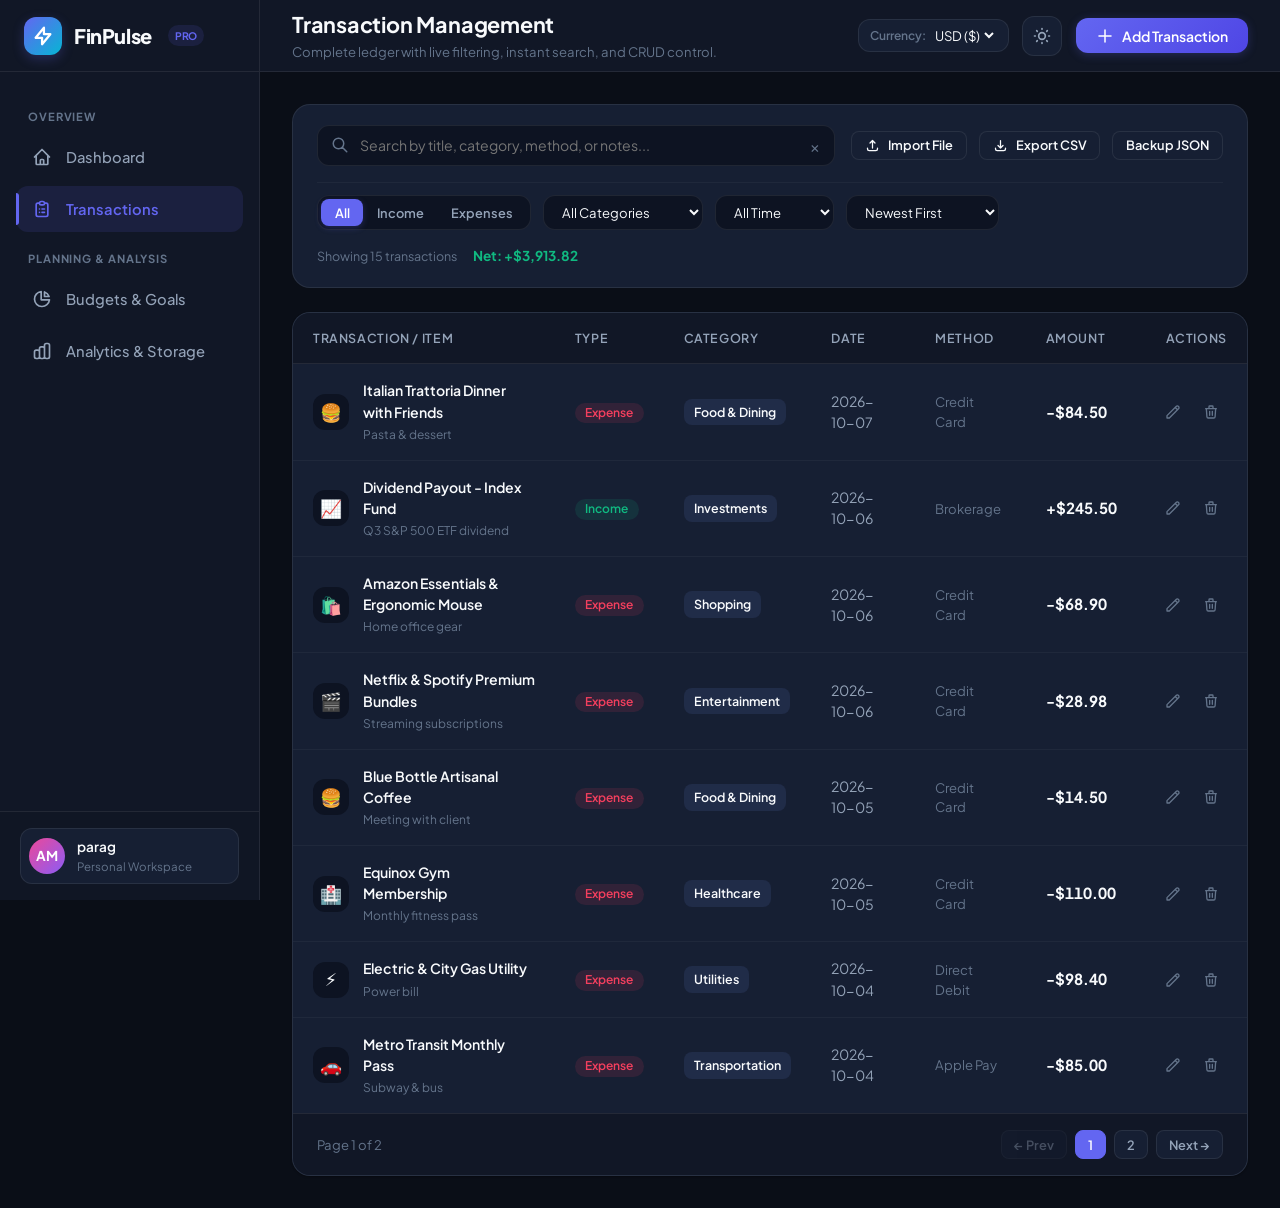
<file: transactions.html>
<!DOCTYPE html>
<html lang="en" data-theme="dark">

<head>
  <meta charset="UTF-8">
  <meta name="viewport" content="width=device-width, initial-scale=1.0">
  <meta name="description"
    content="FinPulse Transactions - Manage, filter, search, edit, and export your financial records.">
  <title>FinPulse - Transactions & Ledger</title>
  <!-- Stylesheets -->
  <link rel="stylesheet" href="css/style.css">
  <link rel="stylesheet" href="css/transactions.css">
  <link rel="stylesheet" href="css/responsive.css">
</head>

<body>
  <div class="sidebar-backdrop" id="sidebar-backdrop"></div>

  <div class="app-layout">
    <!-- Sidebar Navigation -->
    <aside class="sidebar" id="app-sidebar">
      <div class="sidebar-header">
        <a href="index.html" class="brand-logo" id="brand-link">
          <div class="brand-icon">
            <svg width="22" height="22" fill="none" stroke="currentColor" viewBox="0 0 24 24">
              <path stroke-linecap="round" stroke-linejoin="round" stroke-width="2.5" d="M13 10V3L4 14h7v7l9-11h-7z" />
            </svg>
          </div>
          <span>FinPulse</span>
          <span class="brand-badge">PRO</span>
        </a>
      </div>

      <nav class="sidebar-nav" aria-label="Main Navigation">
        <div class="nav-section-title">Overview</div>
        <a href="index.html" class="nav-item" id="nav-dashboard">
          <svg fill="none" stroke="currentColor" viewBox="0 0 24 24">
            <path stroke-linecap="round" stroke-linejoin="round" stroke-width="2"
              d="M3 12l2-2m0 0l7-7 7 7M5 10v10a1 1 0 001 1h3m10-11l2 2m-2-2v10a1 1 0 01-1 1h-3m-6 0a1 1 0 001-1v-4a1 1 0 011-1h2a1 1 0 011 1v4a1 1 0 001 1m-6 0h6" />
          </svg>
          <span>Dashboard</span>
        </a>

        <a href="transactions.html" class="nav-item active" id="nav-transactions">
          <svg fill="none" stroke="currentColor" viewBox="0 0 24 24">
            <path stroke-linecap="round" stroke-linejoin="round" stroke-width="2"
              d="M9 5H7a2 2 0 00-2 2v12a2 2 0 002 2h10a2 2 0 002-2V7a2 2 0 00-2-2h-2M9 5a2 2 0 002 2h2a2 2 0 002-2M9 5a2 2 0 012-2h2a2 2 0 012 2m-3 7h3m-3 4h3m-6-4h.01M9 16h.01" />
          </svg>
          <span>Transactions</span>
        </a>

        <div class="nav-section-title">Planning & Analysis</div>
        <a href="budgets.html" class="nav-item" id="nav-budgets">
          <svg fill="none" stroke="currentColor" viewBox="0 0 24 24">
            <path stroke-linecap="round" stroke-linejoin="round" stroke-width="2"
              d="M11 3.055A9.001 9.001 0 1020.945 13H11V3.055z" />
            <path stroke-linecap="round" stroke-linejoin="round" stroke-width="2"
              d="M20.488 9H15V3.512A9.025 9.025 0 0120.488 9z" />
          </svg>
          <span>Budgets & Goals</span>
        </a>

        <a href="analytics.html" class="nav-item" id="nav-analytics">
          <svg fill="none" stroke="currentColor" viewBox="0 0 24 24">
            <path stroke-linecap="round" stroke-linejoin="round" stroke-width="2"
              d="M9 19v-6a2 2 0 00-2-2H5a2 2 0 00-2 2v6a2 2 0 002 2h2a2 2 0 002-2zm0 0V9a2 2 0 012-2h2a2 2 0 012 2v10m-6 0a2 2 0 002 2h2a2 2 0 002-2m0 0V5a2 2 0 012-2h2a2 2 0 012 2v14a2 2 0 01-2 2h-2a2 2 0 01-2-2z" />
          </svg>
          <span>Analytics & Storage</span>
        </a>
      </nav>

      <div class="sidebar-footer">
        <div class="user-snippet">
          <div class="avatar" id="sidebar-user-avatar">AM</div>
          <div class="user-info">
            <div class="user-name" id="sidebar-user-name">Parag Asija</div>
            <div class="user-role">Personal Workspace</div>
          </div>
        </div>
      </div>
    </aside>

    <!-- Main Content Area -->
    <div class="main-wrapper">
      <!-- Topbar Header -->
      <header class="topbar">
        <div class="topbar-left">
          <button class="mobile-menu-toggle" id="mobile-menu-btn" aria-label="Open sidebar menu">
            <svg width="22" height="22" fill="none" stroke="currentColor" viewBox="0 0 24 24">
              <path stroke-linecap="round" stroke-linejoin="round" stroke-width="2" d="M4 6h16M4 12h16M4 18h16" />
            </svg>
          </button>
          <div class="page-title-box">
            <h1>Transaction Management</h1>
            <p>Complete ledger with live filtering, instant search, and CRUD control.</p>
          </div>
        </div>

        <div class="topbar-right">
          <!-- Currency Picker -->
          <div class="currency-select-box">
            <label for="currency-select" style="font-size: 0.75rem; color: var(--text-muted);">Currency:</label>
            <select id="currency-select" aria-label="Select Currency">
              <option value="USD">USD ($)</option>
              <option value="EUR">EUR (€)</option>
              <option value="GBP">GBP (£)</option>
              <option value="INR">INR (₹)</option>
              <option value="JPY">JPY (¥)</option>
            </select>
          </div>

          <!-- Theme Toggle -->
          <button class="icon-btn" id="theme-toggle-btn" aria-label="Toggle Theme" title="Toggle theme">
            <svg width="20" height="20" fill="none" stroke="currentColor" viewBox="0 0 24 24">
              <path stroke-linecap="round" stroke-linejoin="round" stroke-width="2"
                d="M12 3v1m0 16v1m9-9h-1M4 12H3m15.364 6.364l-.707-.707M6.343 6.343l-.707-.707m12.728 0l-.707.707M6.343 17.657l-.707.707M16 12a4 4 0 11-8 0 4 4 0 018 0z" />
            </svg>
          </button>

          <!-- Add Transaction Action -->
          <button class="btn btn-primary" id="btn-header-add-tx" data-modal-open="global-tx-modal">
            <svg width="18" height="18" fill="none" stroke="currentColor" viewBox="0 0 24 24">
              <path stroke-linecap="round" stroke-linejoin="round" stroke-width="2" d="M12 4v16m8-8H4" />
            </svg>
            <span>Add Transaction</span>
          </button>
        </div>
      </header>

      <!-- Main Body -->
      <main class="content-area">
        <!-- Interactive Toolbar & Filter Card -->
        <section class="toolbar-card" aria-label="Transaction Filters and Tools">
          <!-- Row 1: Search & Action Buttons -->
          <div class="toolbar-row-top">
            <div class="search-box">
              <svg class="search-icon" fill="none" stroke="currentColor" viewBox="0 0 24 24">
                <path stroke-linecap="round" stroke-linejoin="round" stroke-width="2"
                  d="M21 21l-6-6m2-5a7 7 0 11-14 0 7 7 0 0114 0z" />
              </svg>
              <input type="text" id="tx-search-input" placeholder="Search by title, category, method, or notes..."
                aria-label="Search transactions">
              <button class="search-clear-btn" id="tx-search-clear" title="Clear search">&times;</button>
            </div>

            <div class="toolbar-actions">
              <input type="file" id="import-file-input" accept=".csv,.json" style="display: none;">
              <button class="btn btn-secondary btn-sm" id="btn-import-trigger"
                onclick="document.getElementById('import-file-input').click()">
                <svg width="15" height="15" fill="none" stroke="currentColor" viewBox="0 0 24 24">
                  <path stroke-linecap="round" stroke-linejoin="round" stroke-width="2"
                    d="M4 16v1a3 3 0 003 3h10a3 3 0 003-3v-1m-4-8l-4-4m0 0L8 8m4-4v12" />
                </svg>
                <span>Import File</span>
              </button>

              <button class="btn btn-secondary btn-sm" id="btn-export-csv">
                <svg width="15" height="15" fill="none" stroke="currentColor" viewBox="0 0 24 24">
                  <path stroke-linecap="round" stroke-linejoin="round" stroke-width="2"
                    d="M4 16v1a3 3 0 003 3h10a3 3 0 003-3v-1m-4-4l-4 4m0 0l-4-4m4 4V4" />
                </svg>
                <span>Export CSV</span>
              </button>

              <button class="btn btn-secondary btn-sm" id="btn-export-json">
                <span>Backup JSON</span>
              </button>
            </div>
          </div>

          <!-- Row 2: Secondary Dropdown Filters -->
          <div class="toolbar-row-bottom">
            <div class="filters-group">
              <!-- Type Filter Toggle -->
              <div class="type-filter-group" role="group" aria-label="Filter by transaction type">
                <button class="type-filter-btn active" data-type="all">All</button>
                <button class="type-filter-btn" data-type="income">Income</button>
                <button class="type-filter-btn" data-type="expense">Expenses</button>
              </div>

              <!-- Category Filter -->
              <select class="select-filter" id="tx-category-filter" aria-label="Filter by category">
                <option value="all">All Categories</option>
                <option value="Food & Dining">🍔 Food & Dining</option>
                <option value="Housing">🏠 Housing</option>
                <option value="Transportation">🚗 Transportation</option>
                <option value="Shopping">🛍️ Shopping</option>
                <option value="Utilities">⚡ Utilities</option>
                <option value="Entertainment">🎬 Entertainment</option>
                <option value="Healthcare">🏥 Healthcare</option>
                <option value="Salary">💼 Salary</option>
                <option value="Freelance">💻 Freelance</option>
                <option value="Investments">📈 Investments</option>
                <option value="Other">📦 Other</option>
              </select>

              <!-- Date Period Filter -->
              <select class="select-filter" id="tx-date-filter" aria-label="Filter by date period">
                <option value="all">All Time</option>
                <option value="this-month">This Month</option>
                <option value="last-month">Last Month</option>
                <option value="last-7-days">Last 7 Days</option>
              </select>

              <!-- Sort Filter -->
              <select class="select-filter" id="tx-sort-select" aria-label="Sort transactions">
                <option value="date-desc">Newest First</option>
                <option value="date-asc">Oldest First</option>
                <option value="amount-desc">Highest Amount</option>
                <option value="amount-asc">Lowest Amount</option>
                <option value="title-asc">Title (A-Z)</option>
              </select>
            </div>

            <!-- Summary Chips -->
            <div style="display:flex; align-items:center; gap: 1rem;">
              <span class="filter-chip-count" id="tx-summary-count">Showing 0 transactions</span>
              <span style="font-size:0.85rem; font-weight:700;" id="tx-summary-net">Net: $0.00</span>
            </div>
          </div>
        </section>

        <!-- Transactions Data Table -->
        <section class="table-card" aria-label="Transaction Records Table">
          <div class="table-responsive">
            <table class="tx-table">
              <thead>
                <tr>
                  <th>Transaction / Item</th>
                  <th>Type</th>
                  <th>Category</th>
                  <th>Date</th>
                  <th>Method</th>
                  <th>Amount</th>
                  <th style="text-align: right;">Actions</th>
                </tr>
              </thead>
              <tbody id="tx-table-body">
                <!-- Dynamically populated rows -->
              </tbody>
            </table>
          </div>

          <!-- Pagination Footer -->
          <div class="table-pagination">
            <div class="pagination-info" id="tx-pagination-info">Page 1 of 1</div>
            <div class="pagination-controls" id="tx-pagination-controls">
              <!-- Dynamically populated page buttons -->
            </div>
          </div>
        </section>
      </main>
    </div>
  </div>

  <!-- Mobile Floating Action Button -->
  <button class="fab-add" id="fab-add-tx" data-modal-open="global-tx-modal" aria-label="Quick Add Transaction">
    <svg width="26" height="26" fill="none" stroke="currentColor" viewBox="0 0 24 24">
      <path stroke-linecap="round" stroke-linejoin="round" stroke-width="2.5" d="M12 4v16m8-8H4" />
    </svg>
  </button>

  <!-- Mobile Bottom Tab Navigation -->
  <nav class="mobile-nav-bar" aria-label="Mobile Navigation">
    <a href="index.html" class="mobile-nav-item">
      <svg fill="none" stroke="currentColor" viewBox="0 0 24 24">
        <path stroke-linecap="round" stroke-linejoin="round" stroke-width="2"
          d="M3 12l2-2m0 0l7-7 7 7M5 10v10a1 1 0 001 1h3m10-11l2 2m-2-2v10a1 1 0 01-1 1h-3m-6 0a1 1 0 001-1v-4a1 1 0 011-1h2a1 1 0 011 1v4a1 1 0 001 1m-6 0h6" />
      </svg>
      <span>Home</span>
    </a>
    <a href="transactions.html" class="mobile-nav-item active">
      <svg fill="none" stroke="currentColor" viewBox="0 0 24 24">
        <path stroke-linecap="round" stroke-linejoin="round" stroke-width="2"
          d="M9 5H7a2 2 0 00-2 2v12a2 2 0 002 2h10a2 2 0 002-2V7a2 2 0 00-2-2h-2M9 5a2 2 0 002 2h2a2 2 0 002-2M9 5a2 2 0 012-2h2a2 2 0 012 2" />
      </svg>
      <span>Transactions</span>
    </a>
    <a href="budgets.html" class="mobile-nav-item">
      <svg fill="none" stroke="currentColor" viewBox="0 0 24 24">
        <path stroke-linecap="round" stroke-linejoin="round" stroke-width="2"
          d="M11 3.055A9.001 9.001 0 1020.945 13H11V3.055z" />
      </svg>
      <span>Budgets</span>
    </a>
    <a href="analytics.html" class="mobile-nav-item">
      <svg fill="none" stroke="currentColor" viewBox="0 0 24 24">
        <path stroke-linecap="round" stroke-linejoin="round" stroke-width="2"
          d="M9 19v-6a2 2 0 00-2-2H5a2 2 0 00-2 2v6a2 2 0 002 2h2a2 2 0 002-2zm0 0V9a2 2 0 012-2h2a2 2 0 012 2v10" />
      </svg>
      <span>Analytics</span>
    </a>
  </nav>

  <!-- Global Modal: Add Transaction -->
  <div class="modal-overlay" id="global-tx-modal" role="dialog" aria-modal="true" aria-labelledby="modal-add-title">
    <div class="modal-dialog">
      <div class="modal-header">
        <h3 class="modal-title" id="modal-add-title">Add Transaction</h3>
        <button class="icon-btn" data-modal-close aria-label="Close modal">&times;</button>
      </div>
      <form id="global-quick-tx-form">
        <div class="modal-body">
          <div class="form-row">
            <div class="form-group">
              <label class="form-label" for="add-tx-type">Transaction Type *</label>
              <select class="form-select" id="add-tx-type" name="type" required>
                <option value="expense">Expense</option>
                <option value="income">Income</option>
              </select>
            </div>
            <div class="form-group">
              <label class="form-label" for="add-tx-amount">Amount *</label>
              <input type="number" step="0.01" min="0.01" class="form-input" id="add-tx-amount" name="amount"
                placeholder="0.00" required>
            </div>
          </div>

          <div class="form-group">
            <label class="form-label" for="add-tx-title">Title / Description *</label>
            <input type="text" class="form-input" id="add-tx-title" name="title" placeholder="e.g. Electric Bill"
              required>
          </div>

          <div class="form-row">
            <div class="form-group">
              <label class="form-label" for="add-tx-category">Category *</label>
              <select class="form-select" id="add-tx-category" name="category" required>
                <option value="Food & Dining">🍔 Food & Dining</option>
                <option value="Housing">🏠 Housing</option>
                <option value="Transportation">🚗 Transportation</option>
                <option value="Shopping">🛍️ Shopping</option>
                <option value="Utilities">⚡ Utilities</option>
                <option value="Entertainment">🎬 Entertainment</option>
                <option value="Healthcare">🏥 Healthcare</option>
                <option value="Salary">💼 Salary</option>
                <option value="Freelance">💻 Freelance</option>
                <option value="Investments">📈 Investments</option>
                <option value="Other">📦 Other</option>
              </select>
            </div>
            <div class="form-group">
              <label class="form-label" for="add-tx-date">Date *</label>
              <input type="date" class="form-input" id="add-tx-date" name="date" required>
            </div>
          </div>

          <div class="form-row">
            <div class="form-group">
              <label class="form-label" for="add-tx-method">Payment Method</label>
              <select class="form-select" id="add-tx-method" name="method">
                <option value="Credit Card">Credit Card</option>
                <option value="Debit Card">Debit Card</option>
                <option value="Apple Pay">Apple Pay</option>
                <option value="Bank Transfer">Bank Transfer</option>
                <option value="Cash">Cash</option>
                <option value="Other">Other</option>
              </select>
            </div>
            <div class="form-group">
              <label class="form-label" for="add-tx-notes">Notes (Optional)</label>
              <input type="text" class="form-input" id="add-tx-notes" name="notes" placeholder="Tags or notes">
            </div>
          </div>
        </div>
        <div class="modal-footer">
          <button type="button" class="btn btn-secondary" data-modal-close>Cancel</button>
          <button type="submit" class="btn btn-primary">Save Transaction</button>
        </div>
      </form>
    </div>
  </div>

  <!-- Dedicated Modal: Edit Transaction -->
  <div class="modal-overlay" id="edit-tx-modal" role="dialog" aria-modal="true" aria-labelledby="modal-edit-title">
    <div class="modal-dialog">
      <div class="modal-header">
        <h3 class="modal-title" id="modal-edit-title">Edit Transaction</h3>
        <button class="icon-btn" data-modal-close aria-label="Close modal">&times;</button>
      </div>
      <form id="edit-tx-form">
        <input type="hidden" id="edit-tx-id">
        <div class="modal-body">
          <div class="form-row">
            <div class="form-group">
              <label class="form-label" for="edit-tx-type">Transaction Type *</label>
              <select class="form-select" id="edit-tx-type" required>
                <option value="expense">Expense</option>
                <option value="income">Income</option>
              </select>
            </div>
            <div class="form-group">
              <label class="form-label" for="edit-tx-amount">Amount *</label>
              <input type="number" step="0.01" min="0.01" class="form-input" id="edit-tx-amount" required>
            </div>
          </div>

          <div class="form-group">
            <label class="form-label" for="edit-tx-title">Title / Description *</label>
            <input type="text" class="form-input" id="edit-tx-title" required>
          </div>

          <div class="form-row">
            <div class="form-group">
              <label class="form-label" for="edit-tx-category">Category *</label>
              <select class="form-select" id="edit-tx-category" required>
                <option value="Food & Dining">🍔 Food & Dining</option>
                <option value="Housing">🏠 Housing</option>
                <option value="Transportation">🚗 Transportation</option>
                <option value="Shopping">🛍️ Shopping</option>
                <option value="Utilities">⚡ Utilities</option>
                <option value="Entertainment">🎬 Entertainment</option>
                <option value="Healthcare">🏥 Healthcare</option>
                <option value="Salary">💼 Salary</option>
                <option value="Freelance">💻 Freelance</option>
                <option value="Investments">📈 Investments</option>
                <option value="Other">📦 Other</option>
              </select>
            </div>
            <div class="form-group">
              <label class="form-label" for="edit-tx-date">Date *</label>
              <input type="date" class="form-input" id="edit-tx-date" required>
            </div>
          </div>

          <div class="form-row">
            <div class="form-group">
              <label class="form-label" for="edit-tx-method">Payment Method</label>
              <select class="form-select" id="edit-tx-method">
                <option value="Credit Card">Credit Card</option>
                <option value="Debit Card">Debit Card</option>
                <option value="Apple Pay">Apple Pay</option>
                <option value="Bank Transfer">Bank Transfer</option>
                <option value="Cash">Cash</option>
                <option value="Other">Other</option>
              </select>
            </div>
            <div class="form-group">
              <label class="form-label" for="edit-tx-notes">Notes</label>
              <input type="text" class="form-input" id="edit-tx-notes">
            </div>
          </div>
        </div>
        <div class="modal-footer">
          <button type="button" class="btn btn-secondary" data-modal-close>Cancel</button>
          <button type="submit" class="btn btn-primary">Update Transaction</button>
        </div>
      </form>
    </div>
  </div>

  <!-- Toast Container -->
  <div class="toast-container" aria-live="polite"></div>

  <!-- Scripts -->
  <script src="js/storage.js"></script>
  <script src="js/charts.js"></script>
  <script src="js/app.js"></script>
  <script src="js/transactions.js"></script>
</body>

</html>
</file>
<file: css/style.css>
/* ==========================================================================
   FinPulse - Modern Personal Finance Management Platform
   Core Design System & Global Styles
   ========================================================================== */

@import url('https://fonts.googleapis.com/css2?family=Plus+Jakarta+Sans:wght@300;400;500;600;700;800&family=JetBrains+Mono:wght@400;500&display=swap');

:root {
  /* Dark Theme (Default) */
  --bg-base: #0a0e17;
  --bg-surface: #111726;
  --bg-card: #161f33;
  --bg-card-hover: #1c2740;
  --bg-card-elevated: #202c48;
  --bg-input: #0d1322;
  --border-color: rgba(255, 255, 255, 0.08);
  --border-subtle: rgba(255, 255, 255, 0.04);
  --border-hover: rgba(99, 102, 241, 0.4);

  --text-primary: #f8fafc;
  --text-secondary: #94a3b8;
  --text-muted: #64748b;
  --text-inverse: #0a0e17;

  /* Vibrant Accent Palette */
  --primary: #6366f1;
  --primary-hover: #4f46e5;
  --primary-glow: rgba(99, 102, 241, 0.25);
  --primary-subtle: rgba(99, 102, 241, 0.12);

  --income: #10b981;
  --income-glow: rgba(16, 185, 129, 0.25);
  --income-subtle: rgba(16, 185, 129, 0.12);

  --expense: #f43f5e;
  --expense-glow: rgba(244, 63, 94, 0.25);
  --expense-subtle: rgba(244, 63, 94, 0.12);

  --warning: #f59e0b;
  --warning-subtle: rgba(245, 158, 11, 0.12);

  --info: #06b6d4;
  --info-subtle: rgba(6, 182, 212, 0.12);

  --purple: #a855f7;
  --purple-subtle: rgba(168, 85, 247, 0.12);

  /* Shadows */
  --shadow-sm: 0 1px 2px rgba(0, 0, 0, 0.3);
  --shadow-md: 0 4px 12px rgba(0, 0, 0, 0.4);
  --shadow-lg: 0 10px 25px -3px rgba(0, 0, 0, 0.5), 0 4px 6px -2px rgba(0, 0, 0, 0.3);
  --shadow-glow: 0 0 20px rgba(99, 102, 241, 0.2);

  /* Layout dimensions */
  --sidebar-width: 260px;
  --header-height: 72px;
  --radius-sm: 8px;
  --radius-md: 12px;
  --radius-lg: 18px;
  --radius-xl: 24px;
  --radius-full: 9999px;
  --transition: all 0.2s cubic-bezier(0.4, 0, 0.2, 1);
}

[data-theme="light"] {
  --bg-base: #f1f5f9;
  --bg-surface: #ffffff;
  --bg-card: #ffffff;
  --bg-card-hover: #f8fafc;
  --bg-card-elevated: #f1f5f9;
  --bg-input: #f8fafc;
  --border-color: #e2e8f0;
  --border-subtle: #edf2f7;
  --border-hover: rgba(99, 102, 241, 0.5);

  --text-primary: #0f172a;
  --text-secondary: #475569;
  --text-muted: #94a3b8;
  --text-inverse: #ffffff;

  --shadow-sm: 0 1px 3px rgba(0, 0, 0, 0.05);
  --shadow-md: 0 4px 12px rgba(0, 0, 0, 0.06);
  --shadow-lg: 0 10px 25px -3px rgba(0, 0, 0, 0.08);
  --shadow-glow: 0 0 20px rgba(99, 102, 241, 0.15);
}

/* ==========================================================================
   CSS Reset & Base Rules
   ========================================================================== */

*, *::before, *::after {
  box-sizing: border-box;
  margin: 0;
  padding: 0;
}

html {
  font-size: 16px;
  scroll-behavior: smooth;
  height: 100%;
}

body {
  font-family: 'Plus Jakarta Sans', system-ui, -apple-system, sans-serif;
  background-color: var(--bg-base);
  color: var(--text-primary);
  line-height: 1.5;
  min-height: 100vh;
  -webkit-font-smoothing: antialiased;
  -moz-osx-font-smoothing: grayscale;
  overflow-x: hidden;
  transition: background-color 0.3s ease, color 0.3s ease;
}

a {
  color: inherit;
  text-decoration: none;
}

button, input, select, textarea {
  font-family: inherit;
  font-size: inherit;
  color: inherit;
  border: none;
  outline: none;
  background: none;
}

button {
  cursor: pointer;
}

img, svg {
  display: block;
  max-width: 100%;
}

ul, ol {
  list-style: none;
}

/* ==========================================================================
   Main Application Layout
   ========================================================================== */

.app-layout {
  display: flex;
  min-height: 100vh;
}

/* Sidebar Styles */
.sidebar {
  width: var(--sidebar-width);
  background-color: var(--bg-surface);
  border-right: 1px solid var(--border-color);
  display: flex;
  flex-direction: column;
  position: fixed;
  top: 0;
  left: 0;
  bottom: 0;
  z-index: 40;
  transition: transform 0.3s ease;
}

.sidebar-header {
  height: var(--header-height);
  padding: 0 1.5rem;
  display: flex;
  align-items: center;
  justify-content: space-between;
  border-bottom: 1px solid var(--border-color);
}

.brand-logo {
  display: flex;
  align-items: center;
  gap: 0.75rem;
  font-weight: 800;
  font-size: 1.25rem;
  letter-spacing: -0.02em;
  color: var(--text-primary);
}

.brand-icon {
  width: 38px;
  height: 38px;
  background: linear-gradient(135deg, var(--primary), var(--info));
  border-radius: var(--radius-md);
  display: flex;
  align-items: center;
  justify-content: center;
  color: #fff;
  box-shadow: 0 4px 12px var(--primary-glow);
}

.brand-badge {
  font-size: 0.65rem;
  text-transform: uppercase;
  padding: 0.15rem 0.45rem;
  border-radius: var(--radius-full);
  background: var(--primary-subtle);
  color: var(--primary);
  font-weight: 700;
  margin-left: 0.25rem;
}

.sidebar-nav {
  flex: 1;
  padding: 1.5rem 1rem;
  display: flex;
  flex-direction: column;
  gap: 0.35rem;
  overflow-y: auto;
}

.nav-section-title {
  font-size: 0.7rem;
  text-transform: uppercase;
  letter-spacing: 0.08em;
  color: var(--text-muted);
  font-weight: 700;
  padding: 0.75rem 0.75rem 0.25rem;
}

.nav-item {
  display: flex;
  align-items: center;
  gap: 0.85rem;
  padding: 0.75rem 1rem;
  border-radius: var(--radius-md);
  color: var(--text-secondary);
  font-weight: 500;
  font-size: 0.92rem;
  transition: var(--transition);
  position: relative;
}

.nav-item:hover {
  background-color: var(--bg-card);
  color: var(--text-primary);
}

.nav-item.active {
  background: var(--primary-subtle);
  color: var(--primary);
  font-weight: 600;
}

.nav-item.active::before {
  content: '';
  position: absolute;
  left: 0;
  top: 15%;
  bottom: 15%;
  width: 3px;
  background: var(--primary);
  border-radius: 0 4px 4px 0;
}

.nav-item svg {
  width: 20px;
  height: 20px;
  stroke-width: 2;
  transition: transform 0.2s ease;
}

.nav-item:hover svg {
  transform: scale(1.08);
}

.nav-pill {
  margin-left: auto;
  font-size: 0.75rem;
  padding: 0.1rem 0.5rem;
  border-radius: var(--radius-full);
  background: var(--border-color);
  color: var(--text-secondary);
  font-weight: 600;
}

.sidebar-footer {
  padding: 1rem 1.25rem;
  border-top: 1px solid var(--border-color);
  background-color: rgba(0, 0, 0, 0.05);
}

.user-snippet {
  display: flex;
  align-items: center;
  gap: 0.75rem;
  padding: 0.5rem;
  border-radius: var(--radius-md);
  background: var(--bg-card);
  border: 1px solid var(--border-color);
}

.avatar {
  width: 36px;
  height: 36px;
  border-radius: var(--radius-full);
  background: linear-gradient(135deg, #ec4899, #8b5cf6);
  display: flex;
  align-items: center;
  justify-content: center;
  font-weight: 700;
  font-size: 0.85rem;
  color: #fff;
  flex-shrink: 0;
}

.user-info {
  flex: 1;
  min-width: 0;
}

.user-name {
  font-size: 0.85rem;
  font-weight: 600;
  white-space: nowrap;
  overflow: hidden;
  text-overflow: ellipsis;
}

.user-role {
  font-size: 0.72rem;
  color: var(--text-muted);
}

/* Main Content Area */
.main-wrapper {
  flex: 1;
  margin-left: var(--sidebar-width);
  display: flex;
  flex-direction: column;
  min-width: 0;
  min-height: 100vh;
}

/* Header Bar */
.topbar {
  height: var(--header-height);
  background-color: var(--bg-surface);
  border-bottom: 1px solid var(--border-color);
  padding: 0 2rem;
  display: flex;
  align-items: center;
  justify-content: space-between;
  position: sticky;
  top: 0;
  z-index: 30;
  backdrop-filter: blur(12px);
}

.topbar-left {
  display: flex;
  align-items: center;
  gap: 1rem;
}

.mobile-menu-toggle {
  display: none;
  width: 40px;
  height: 40px;
  border-radius: var(--radius-md);
  align-items: center;
  justify-content: center;
  background: var(--bg-card);
  border: 1px solid var(--border-color);
  color: var(--text-primary);
}

.page-title-box h1 {
  font-size: 1.35rem;
  font-weight: 700;
  letter-spacing: -0.01em;
}

.page-title-box p {
  font-size: 0.82rem;
  color: var(--text-muted);
}

.topbar-right {
  display: flex;
  align-items: center;
  gap: 0.85rem;
}

/* Utility buttons */
.icon-btn {
  width: 40px;
  height: 40px;
  border-radius: var(--radius-md);
  display: flex;
  align-items: center;
  justify-content: center;
  background-color: var(--bg-card);
  border: 1px solid var(--border-color);
  color: var(--text-secondary);
  transition: var(--transition);
}

.icon-btn:hover {
  background-color: var(--bg-card-hover);
  color: var(--text-primary);
  border-color: var(--border-hover);
}

.currency-select-box {
  background-color: var(--bg-card);
  border: 1px solid var(--border-color);
  border-radius: var(--radius-md);
  padding: 0.4rem 0.65rem;
  font-size: 0.82rem;
  font-weight: 600;
  color: var(--text-primary);
  display: flex;
  align-items: center;
  gap: 0.35rem;
  cursor: pointer;
}

.currency-select-box select {
  cursor: pointer;
}

/* Primary Action Button */
.btn {
  display: inline-flex;
  align-items: center;
  justify-content: center;
  gap: 0.5rem;
  padding: 0.55rem 1.25rem;
  border-radius: var(--radius-md);
  font-size: 0.875rem;
  font-weight: 600;
  transition: var(--transition);
  text-decoration: none;
  cursor: pointer;
}

.btn-primary {
  background: linear-gradient(135deg, var(--primary), #4f46e5);
  color: #fff;
  box-shadow: 0 2px 10px var(--primary-glow);
}

.btn-primary:hover {
  filter: brightness(1.1);
  transform: translateY(-1px);
  box-shadow: 0 4px 15px var(--primary-glow);
}

.btn-secondary {
  background-color: var(--bg-card);
  border: 1px solid var(--border-color);
  color: var(--text-primary);
}

.btn-secondary:hover {
  background-color: var(--bg-card-hover);
  border-color: var(--border-hover);
}

.btn-success {
  background: linear-gradient(135deg, var(--income), #059669);
  color: #fff;
  box-shadow: 0 2px 10px var(--income-glow);
}

.btn-danger {
  background: linear-gradient(135deg, var(--expense), #e11d48);
  color: #fff;
}

.btn-ghost {
  color: var(--text-secondary);
}

.btn-ghost:hover {
  background-color: var(--bg-card);
  color: var(--text-primary);
}

.btn-sm {
  padding: 0.35rem 0.8rem;
  font-size: 0.8rem;
  border-radius: var(--radius-sm);
}

/* Page Content Container */
.content-area {
  flex: 1;
  padding: 2rem;
}

/* Card Primitive */
.card {
  background-color: var(--bg-card);
  border: 1px solid var(--border-color);
  border-radius: var(--radius-lg);
  padding: 1.5rem;
  box-shadow: var(--shadow-sm);
  transition: var(--transition);
  position: relative;
}

.card:hover {
  border-color: rgba(255, 255, 255, 0.12);
}

.card-header {
  display: flex;
  align-items: center;
  justify-content: space-between;
  margin-bottom: 1.25rem;
}

.card-title {
  font-size: 1.1rem;
  font-weight: 700;
  display: flex;
  align-items: center;
  gap: 0.5rem;
}

.card-subtitle {
  font-size: 0.8rem;
  color: var(--text-muted);
  margin-top: 0.15rem;
}

/* Badges */
.badge {
  display: inline-flex;
  align-items: center;
  gap: 0.35rem;
  padding: 0.2rem 0.65rem;
  border-radius: var(--radius-full);
  font-size: 0.75rem;
  font-weight: 600;
  line-height: 1.2;
}

.badge-income {
  background-color: var(--income-subtle);
  color: var(--income);
}

.badge-expense {
  background-color: var(--expense-subtle);
  color: var(--expense);
}

.badge-neutral {
  background-color: rgba(255, 255, 255, 0.08);
  color: var(--text-secondary);
}

.badge-warning {
  background-color: var(--warning-subtle);
  color: var(--warning);
}

.badge-info {
  background-color: var(--info-subtle);
  color: var(--info);
}

/* Category Tag */
.cat-tag {
  display: inline-flex;
  align-items: center;
  gap: 0.4rem;
  padding: 0.25rem 0.65rem;
  border-radius: var(--radius-sm);
  font-size: 0.78rem;
  font-weight: 600;
  background-color: var(--bg-card-elevated);
  color: var(--text-primary);
}

/* Form Controls */
.form-group {
  margin-bottom: 1.25rem;
}

.form-label {
  display: block;
  font-size: 0.82rem;
  font-weight: 600;
  color: var(--text-secondary);
  margin-bottom: 0.5rem;
}

.form-input, .form-select, .form-textarea {
  width: 100%;
  padding: 0.7rem 1rem;
  background-color: var(--bg-input);
  border: 1px solid var(--border-color);
  border-radius: var(--radius-md);
  color: var(--text-primary);
  font-size: 0.9rem;
  transition: var(--transition);
}

.form-input:focus, .form-select:focus, .form-textarea:focus {
  border-color: var(--primary);
  box-shadow: 0 0 0 3px var(--primary-subtle);
}

.form-row {
  display: grid;
  grid-template-columns: repeat(2, 1fr);
  gap: 1rem;
}

/* Modal System */
.modal-overlay {
  position: fixed;
  inset: 0;
  background-color: rgba(0, 0, 0, 0.75);
  backdrop-filter: blur(8px);
  display: flex;
  align-items: center;
  justify-content: center;
  z-index: 100;
  opacity: 0;
  visibility: hidden;
  transition: opacity 0.25s ease, visibility 0.25s ease;
  padding: 1.5rem;
}

.modal-overlay.active {
  opacity: 1;
  visibility: visible;
}

.modal-dialog {
  background-color: var(--bg-surface);
  border: 1px solid var(--border-color);
  border-radius: var(--radius-xl);
  width: 100%;
  max-width: 520px;
  max-height: 90vh;
  display: flex;
  flex-direction: column;
  box-shadow: var(--shadow-lg);
  transform: scale(0.95) translateY(10px);
  transition: transform 0.25s cubic-bezier(0.4, 0, 0.2, 1);
  overflow: hidden;
}

.modal-overlay.active .modal-dialog {
  transform: scale(1) translateY(0);
}

.modal-header {
  padding: 1.25rem 1.75rem;
  border-bottom: 1px solid var(--border-color);
  display: flex;
  align-items: center;
  justify-content: space-between;
}

.modal-title {
  font-size: 1.15rem;
  font-weight: 700;
}

.modal-body {
  padding: 1.75rem;
  overflow-y: auto;
}

.modal-footer {
  padding: 1.25rem 1.75rem;
  border-top: 1px solid var(--border-color);
  display: flex;
  align-items: center;
  justify-content: flex-end;
  gap: 0.75rem;
  background-color: rgba(0, 0, 0, 0.05);
}

/* Toast Notifications */
.toast-container {
  position: fixed;
  bottom: 2rem;
  right: 2rem;
  z-index: 200;
  display: flex;
  flex-direction: column;
  gap: 0.75rem;
  pointer-events: none;
}

.toast {
  background-color: var(--bg-surface);
  border: 1px solid var(--border-color);
  border-left: 4px solid var(--primary);
  border-radius: var(--radius-md);
  padding: 0.85rem 1.25rem;
  box-shadow: var(--shadow-lg);
  display: flex;
  align-items: center;
  gap: 0.85rem;
  min-width: 300px;
  max-width: 420px;
  pointer-events: auto;
  animation: slideToastIn 0.3s cubic-bezier(0.4, 0, 0.2, 1);
  transition: all 0.25s ease;
}

.toast-success { border-left-color: var(--income); }
.toast-danger { border-left-color: var(--expense); }
.toast-warning { border-left-color: var(--warning); }
.toast-info { border-left-color: var(--info); }

.toast-icon {
  flex-shrink: 0;
  width: 22px;
  height: 22px;
}

.toast-content {
  flex: 1;
}

.toast-title {
  font-size: 0.85rem;
  font-weight: 600;
}

.toast-desc {
  font-size: 0.78rem;
  color: var(--text-muted);
}

.toast-close {
  color: var(--text-muted);
  cursor: pointer;
  padding: 0.2rem;
}

.toast-close:hover {
  color: var(--text-primary);
}

@keyframes slideToastIn {
  from {
    opacity: 0;
    transform: translateX(50px) scale(0.9);
  }
  to {
    opacity: 1;
    transform: translateX(0) scale(1);
  }
}

/* Mobile Bottom Navigation */
.mobile-nav-bar {
  display: none;
  position: fixed;
  bottom: 0;
  left: 0;
  right: 0;
  height: 64px;
  background-color: var(--bg-surface);
  border-top: 1px solid var(--border-color);
  z-index: 35;
  backdrop-filter: blur(12px);
  justify-content: space-around;
  align-items: center;
  padding: 0 0.5rem;
}

.mobile-nav-item {
  display: flex;
  flex-direction: column;
  align-items: center;
  justify-content: center;
  gap: 0.2rem;
  color: var(--text-muted);
  font-size: 0.7rem;
  font-weight: 500;
  flex: 1;
  padding: 0.3rem 0;
}

.mobile-nav-item.active {
  color: var(--primary);
  font-weight: 700;
}

.mobile-nav-item svg {
  width: 20px;
  height: 20px;
}

/* Floating Action Button for Mobile */
.fab-add {
  display: none;
  position: fixed;
  bottom: 80px;
  right: 1.25rem;
  width: 54px;
  height: 54px;
  border-radius: var(--radius-full);
  background: linear-gradient(135deg, var(--primary), #4f46e5);
  color: #fff;
  align-items: center;
  justify-content: center;
  box-shadow: 0 8px 20px var(--primary-glow);
  z-index: 38;
}

/* Empty States */
.empty-state {
  text-align: center;
  padding: 3rem 1.5rem;
}

.empty-state-icon {
  width: 64px;
  height: 64px;
  border-radius: var(--radius-full);
  background: var(--primary-subtle);
  color: var(--primary);
  display: flex;
  align-items: center;
  justify-content: center;
  margin: 0 auto 1.25rem;
}

.empty-state-title {
  font-size: 1.15rem;
  font-weight: 700;
  margin-bottom: 0.35rem;
}

.empty-state-desc {
  font-size: 0.85rem;
  color: var(--text-muted);
  max-width: 360px;
  margin: 0 auto 1.5rem;
}
</file>
<file: css/dashboard.css>
/* ==========================================================================
   FinPulse - Dashboard Styles
   ========================================================================== */

/* Metrics Summary Grid */
.metrics-grid {
  display: grid;
  grid-template-columns: repeat(4, 1fr);
  gap: 1.25rem;
  margin-bottom: 1.75rem;
}

.metric-card {
  background-color: var(--bg-card);
  border: 1px solid var(--border-color);
  border-radius: var(--radius-lg);
  padding: 1.25rem 1.5rem;
  display: flex;
  flex-direction: column;
  position: relative;
  overflow: hidden;
  transition: var(--transition);
}

.metric-card:hover {
  transform: translateY(-2px);
  border-color: rgba(255, 255, 255, 0.15);
  box-shadow: var(--shadow-md);
}

.metric-header {
  display: flex;
  align-items: center;
  justify-content: space-between;
  margin-bottom: 0.75rem;
}

.metric-title {
  font-size: 0.82rem;
  font-weight: 600;
  color: var(--text-secondary);
  text-transform: uppercase;
  letter-spacing: 0.04em;
}

.metric-icon-wrap {
  width: 36px;
  height: 36px;
  border-radius: var(--radius-md);
  display: flex;
  align-items: center;
  justify-content: center;
}

.icon-balance {
  background: var(--primary-subtle);
  color: var(--primary);
}

.icon-income {
  background: var(--income-subtle);
  color: var(--income);
}

.icon-expense {
  background: var(--expense-subtle);
  color: var(--expense);
}

.icon-savings {
  background: var(--purple-subtle);
  color: var(--purple);
}

.metric-value {
  font-size: 1.85rem;
  font-weight: 800;
  letter-spacing: -0.02em;
  margin-bottom: 0.5rem;
  font-feature-settings: "tnum";
}

.metric-footer {
  display: flex;
  align-items: center;
  gap: 0.5rem;
  font-size: 0.78rem;
  color: var(--text-muted);
}

.trend-badge {
  display: inline-flex;
  align-items: center;
  gap: 0.2rem;
  font-weight: 700;
  padding: 0.1rem 0.4rem;
  border-radius: var(--radius-sm);
  font-size: 0.72rem;
}

.trend-positive {
  color: var(--income);
  background: var(--income-subtle);
}

.trend-negative {
  color: var(--expense);
  background: var(--expense-subtle);
}

/* Charts Main Grid */
.charts-grid {
  display: grid;
  grid-template-columns: 2fr 1fr;
  gap: 1.5rem;
  margin-bottom: 1.75rem;
}

.chart-card {
  min-height: 360px;
  display: flex;
  flex-direction: column;
}

.chart-header-actions {
  display: flex;
  align-items: center;
  gap: 0.5rem;
}

.chart-filter-pills {
  display: flex;
  background-color: var(--bg-input);
  padding: 0.2rem;
  border-radius: var(--radius-md);
  border: 1px solid var(--border-color);
}

.chart-pill {
  padding: 0.25rem 0.65rem;
  font-size: 0.75rem;
  font-weight: 600;
  border-radius: var(--radius-sm);
  color: var(--text-muted);
  transition: var(--transition);
}

.chart-pill.active {
  background-color: var(--bg-card);
  color: var(--text-primary);
  box-shadow: var(--shadow-sm);
}

.canvas-container {
  flex: 1;
  position: relative;
  width: 100%;
  min-height: 250px;
  display: flex;
  align-items: center;
  justify-content: center;
}

canvas {
  width: 100% !important;
  height: 100% !important;
  display: block;
}

/* Category Legend for Donut Chart */
.chart-legend {
  display: flex;
  flex-direction: column;
  gap: 0.6rem;
  margin-top: 1rem;
  max-height: 140px;
  overflow-y: auto;
  padding-right: 0.25rem;
}

.legend-item {
  display: flex;
  align-items: center;
  justify-content: space-between;
  font-size: 0.8rem;
}

.legend-left {
  display: flex;
  align-items: center;
  gap: 0.5rem;
}

.legend-color-dot {
  width: 10px;
  height: 10px;
  border-radius: var(--radius-full);
}

.legend-name {
  color: var(--text-secondary);
}

.legend-amount {
  font-weight: 600;
  color: var(--text-primary);
}

/* Dashboard Bottom Grid: Recent Activity & Budget Snapshot */
.bottom-grid {
  display: grid;
  grid-template-columns: 1.6fr 1fr;
  gap: 1.5rem;
}

/* Quick Actions Strip */
.quick-actions-bar {
  display: flex;
  align-items: center;
  gap: 0.75rem;
  margin-bottom: 1.5rem;
  background: var(--bg-surface);
  border: 1px solid var(--border-color);
  padding: 0.75rem 1.25rem;
  border-radius: var(--radius-lg);
}

.quick-action-tag {
  font-size: 0.82rem;
  color: var(--text-muted);
  font-weight: 600;
  margin-right: 0.5rem;
}

/* Transaction List Preview */
.transaction-mini-list {
  display: flex;
  flex-direction: column;
  gap: 0.65rem;
}

.mini-tx-item {
  display: flex;
  align-items: center;
  justify-content: space-between;
  padding: 0.75rem 1rem;
  background-color: var(--bg-card-elevated);
  border-radius: var(--radius-md);
  border: 1px solid var(--border-subtle);
  transition: var(--transition);
}

.mini-tx-item:hover {
  border-color: var(--border-hover);
  background-color: var(--bg-card-hover);
}

.mini-tx-left {
  display: flex;
  align-items: center;
  gap: 0.85rem;
}

.mini-tx-icon {
  width: 38px;
  height: 38px;
  border-radius: var(--radius-md);
  display: flex;
  align-items: center;
  justify-content: center;
  font-size: 1rem;
}

.mini-tx-details {
  display: flex;
  flex-direction: column;
}

.mini-tx-title {
  font-size: 0.88rem;
  font-weight: 600;
}

.mini-tx-meta {
  font-size: 0.75rem;
  color: var(--text-muted);
}

.mini-tx-right {
  display: flex;
  flex-direction: column;
  align-items: flex-end;
  gap: 0.2rem;
}

.mini-tx-amount {
  font-size: 0.95rem;
  font-weight: 700;
  font-feature-settings: "tnum";
}

.tx-income {
  color: var(--income);
}

.tx-expense {
  color: var(--expense);
}

/* Budget Quick Progress in Dashboard */
.budget-mini-list {
  display: flex;
  flex-direction: column;
  gap: 1rem;
}

.budget-progress-item {
  display: flex;
  flex-direction: column;
  gap: 0.4rem;
}

.budget-progress-header {
  display: flex;
  align-items: center;
  justify-content: space-between;
  font-size: 0.82rem;
}

.budget-progress-label {
  font-weight: 600;
}

.budget-progress-numbers {
  color: var(--text-secondary);
}

.progress-track {
  width: 100%;
  height: 8px;
  background-color: var(--bg-input);
  border-radius: var(--radius-full);
  overflow: hidden;
  position: relative;
}

.progress-fill {
  height: 100%;
  border-radius: var(--radius-full);
  transition: width 0.5s ease-in-out;
}

.fill-safe {
  background: linear-gradient(90deg, #10b981, #06b6d4);
}

.fill-warning {
  background: linear-gradient(90deg, #f59e0b, #fbbf24);
}

.fill-danger {
  background: linear-gradient(90deg, #f43f5e, #e11d48);
}
</file>
<file: css/responsive.css>
/* ==========================================================================
   FinPulse - Responsive Design Styles (Mobile, Tablet, Desktop)
   ========================================================================== */

/* Tablet & Smaller Desktops (max-width: 1024px) */
@media (max-width: 1024px) {
  .metrics-grid,
  .analytics-metrics-grid {
    grid-template-columns: repeat(2, 1fr);
  }

  .charts-grid {
    grid-template-columns: 1fr;
  }

  .bottom-grid {
    grid-template-columns: 1fr;
  }

  .budget-hero-grid {
    grid-template-columns: 1fr;
    gap: 1.25rem;
  }

  .storage-grid {
    grid-template-columns: 1fr;
  }
}

/* Mobile & Small Tablets (max-width: 768px) */
@media (max-width: 768px) {
  :root {
    --header-height: 60px;
  }

  /* Show mobile controls */
  .mobile-menu-toggle {
    display: flex;
  }

  .mobile-nav-bar {
    display: flex;
  }

  .fab-add {
    display: flex;
  }

  /* Off-canvas sidebar */
  .sidebar {
    transform: translateX(-100%);
    box-shadow: 0 0 30px rgba(0, 0, 0, 0.7);
    width: 280px;
  }

  .sidebar.mobile-open {
    transform: translateX(0);
  }

  /* Overlay when mobile sidebar is open */
  .sidebar-backdrop {
    position: fixed;
    inset: 0;
    background: rgba(0, 0, 0, 0.6);
    backdrop-filter: blur(4px);
    z-index: 39;
    opacity: 0;
    visibility: hidden;
    transition: opacity 0.3s ease, visibility 0.3s ease;
  }

  .sidebar-backdrop.active {
    opacity: 1;
    visibility: visible;
  }

  /* Main wrapper occupies full width */
  .main-wrapper {
    margin-left: 0;
    padding-bottom: 70px; /* Space for mobile nav bar */
  }

  .topbar {
    padding: 0 1rem;
  }

  .content-area {
    padding: 1.25rem 1rem;
  }

  /* Metrics Grid */
  .metrics-grid,
  .analytics-metrics-grid {
    grid-template-columns: 1fr;
    gap: 1rem;
  }

  .metric-value {
    font-size: 1.6rem;
  }

  /* Toolbar Responsive */
  .toolbar-row-top,
  .toolbar-row-bottom {
    flex-direction: column;
    align-items: stretch;
  }

  .search-box {
    min-width: 100%;
  }

  .toolbar-actions {
    justify-content: stretch;
  }

  .toolbar-actions .btn {
    flex: 1;
  }

  .filters-group {
    flex-wrap: wrap;
    width: 100%;
  }

  .select-filter {
    flex: 1;
  }

  /* Modals on Mobile */
  .modal-overlay {
    padding: 0.75rem;
    align-items: flex-end;
  }

  .modal-dialog {
    max-height: 85vh;
    border-radius: var(--radius-xl) var(--radius-xl) 0 0;
  }

  .form-row {
    grid-template-columns: 1fr;
    gap: 0.75rem;
  }

  /* Toast alerts */
  .toast-container {
    bottom: 5rem;
    right: 1rem;
    left: 1rem;
  }

  .toast {
    min-width: 100%;
    max-width: 100%;
  }

  .budgets-grid,
  .goals-grid {
    grid-template-columns: 1fr;
  }
}

/* Extra Small Phones (max-width: 480px) */
@media (max-width: 480px) {
  .topbar-right .btn-primary {
    display: none; /* Mobile FAB handles this */
  }

  .table-pagination {
    flex-direction: column;
    align-items: center;
    gap: 0.75rem;
  }
}
</file>
<file: css/analytics.css>
/* ==========================================================================
   FinPulse - Analytics & Data Storage Inspector Styles
   ========================================================================== */

/* Analytics Cards Grid */
.analytics-metrics-grid {
  display: grid;
  grid-template-columns: repeat(4, 1fr);
  gap: 1.25rem;
  margin-bottom: 2rem;
}

/* Category Breakdown Table / Progress List */
.category-ranking-list {
  display: flex;
  flex-direction: column;
  gap: 1rem;
}

.category-rank-row {
  display: flex;
  flex-direction: column;
  gap: 0.35rem;
}

.category-rank-info {
  display: flex;
  align-items: center;
  justify-content: space-between;
  font-size: 0.88rem;
}

.cat-rank-name {
  display: flex;
  align-items: center;
  gap: 0.5rem;
  font-weight: 600;
}

.cat-rank-values {
  display: flex;
  align-items: center;
  gap: 0.75rem;
}

.cat-rank-pct {
  font-size: 0.75rem;
  color: var(--text-muted);
}

.cat-rank-amt {
  font-weight: 700;
  font-feature-settings: "tnum";
}

/* Storage & Architecture Showcase Section */
.storage-section {
  margin-top: 2.5rem;
}

.storage-grid {
  display: grid;
  grid-template-columns: repeat(3, 1fr);
  gap: 1.5rem;
  margin-top: 1.25rem;
}

.storage-card {
  background-color: var(--bg-card);
  border: 1px solid var(--border-color);
  border-radius: var(--radius-lg);
  padding: 1.5rem;
  display: flex;
  flex-direction: column;
  gap: 1rem;
}

.storage-badge-icon {
  width: 42px;
  height: 42px;
  border-radius: var(--radius-md);
  display: flex;
  align-items: center;
  justify-content: center;
  font-weight: 700;
  font-size: 1.1rem;
}

.badge-localstorage {
  background: var(--primary-subtle);
  color: var(--primary);
}

.badge-cookies {
  background: var(--warning-subtle);
  color: var(--warning);
}

.badge-indexeddb {
  background: var(--income-subtle);
  color: var(--income);
}

.storage-list {
  display: flex;
  flex-direction: column;
  gap: 0.5rem;
  font-size: 0.82rem;
}

.storage-item {
  display: flex;
  justify-content: space-between;
  padding: 0.4rem 0.6rem;
  background-color: var(--bg-input);
  border-radius: var(--radius-sm);
  border: 1px solid var(--border-subtle);
}

.storage-item-key {
  color: var(--text-secondary);
  font-family: 'JetBrains Mono', monospace;
  font-size: 0.75rem;
}

.storage-item-val {
  font-weight: 600;
  color: var(--text-primary);
}

.storage-actions {
  display: flex;
  gap: 0.5rem;
  margin-top: auto;
  padding-top: 0.75rem;
  border-top: 1px solid var(--border-subtle);
}
</file>
<file: css/budgets.css>
/* ==========================================================================
   FinPulse - Budgets & Goals Page Styles
   ========================================================================== */

/* Budget Overview Hero Banner */
.budget-hero-card {
  background: linear-gradient(135deg, rgba(99, 102, 241, 0.15), rgba(6, 182, 212, 0.1));
  border: 1px solid rgba(99, 102, 241, 0.25);
  border-radius: var(--radius-xl);
  padding: 1.75rem 2rem;
  margin-bottom: 2rem;
  position: relative;
  overflow: hidden;
}

.budget-hero-grid {
  display: grid;
  grid-template-columns: 1.2fr 2fr;
  gap: 2rem;
  align-items: center;
}

.budget-hero-stat {
  display: flex;
  flex-direction: column;
  gap: 0.25rem;
}

.budget-hero-label {
  font-size: 0.82rem;
  text-transform: uppercase;
  letter-spacing: 0.05em;
  color: var(--text-secondary);
  font-weight: 700;
}

.budget-hero-amount {
  font-size: 2.2rem;
  font-weight: 800;
  letter-spacing: -0.02em;
  font-feature-settings: "tnum";
}

.budget-hero-meter {
  display: flex;
  flex-direction: column;
  gap: 0.75rem;
}

.budget-meter-labels {
  display: flex;
  justify-content: space-between;
  font-size: 0.85rem;
  font-weight: 600;
}

.budget-large-track {
  width: 100%;
  height: 12px;
  background-color: var(--bg-card);
  border-radius: var(--radius-full);
  overflow: hidden;
  box-shadow: inset 0 2px 4px rgba(0, 0, 0, 0.3);
}

.budget-large-fill {
  height: 100%;
  border-radius: var(--radius-full);
  transition: width 0.6s cubic-bezier(0.4, 0, 0.2, 1);
}

/* Category Budgets Grid */
.budgets-grid {
  display: grid;
  grid-template-columns: repeat(auto-fill, minmax(320px, 1fr));
  gap: 1.5rem;
  margin-bottom: 2.5rem;
}

.budget-category-card {
  background-color: var(--bg-card);
  border: 1px solid var(--border-color);
  border-radius: var(--radius-lg);
  padding: 1.5rem;
  display: flex;
  flex-direction: column;
  gap: 1.25rem;
  transition: var(--transition);
  position: relative;
}

.budget-category-card:hover {
  transform: translateY(-2px);
  border-color: rgba(255, 255, 255, 0.15);
  box-shadow: var(--shadow-md);
}

.budget-card-header {
  display: flex;
  align-items: center;
  justify-content: space-between;
}

.budget-cat-info {
  display: flex;
  align-items: center;
  gap: 0.75rem;
}

.budget-cat-icon {
  width: 42px;
  height: 42px;
  border-radius: var(--radius-md);
  background-color: var(--bg-input);
  display: flex;
  align-items: center;
  justify-content: center;
  font-size: 1.25rem;
}

.budget-cat-name {
  font-size: 1rem;
  font-weight: 700;
}

.budget-cat-limit {
  font-size: 0.78rem;
  color: var(--text-muted);
}

.budget-card-stats {
  display: flex;
  justify-content: space-between;
  align-items: flex-end;
}

.budget-stat-col {
  display: flex;
  flex-direction: column;
}

.stat-col-label {
  font-size: 0.72rem;
  color: var(--text-muted);
  text-transform: uppercase;
  font-weight: 600;
}

.stat-col-val {
  font-size: 1.1rem;
  font-weight: 700;
  font-feature-settings: "tnum";
}

.budget-card-footer {
  display: flex;
  align-items: center;
  justify-content: space-between;
  padding-top: 0.75rem;
  border-top: 1px solid var(--border-subtle);
}

.budget-actions {
  display: flex;
  align-items: center;
  gap: 0.4rem;
}

/* Savings Goals Section */
.goals-section-header {
  display: flex;
  align-items: center;
  justify-content: space-between;
  margin-bottom: 1.5rem;
}

.goals-grid {
  display: grid;
  grid-template-columns: repeat(auto-fill, minmax(320px, 1fr));
  gap: 1.5rem;
}

.goal-card {
  background-color: var(--bg-card);
  border: 1px solid var(--border-color);
  border-radius: var(--radius-lg);
  padding: 1.5rem;
  display: flex;
  flex-direction: column;
  gap: 1.25rem;
  position: relative;
  transition: var(--transition);
}

.goal-card:hover {
  transform: translateY(-2px);
  border-color: rgba(255, 255, 255, 0.15);
  box-shadow: var(--shadow-md);
}

.goal-header {
  display: flex;
  align-items: center;
  justify-content: space-between;
}

.goal-title-wrap {
  display: flex;
  align-items: center;
  gap: 0.75rem;
}

.goal-icon-badge {
  width: 44px;
  height: 44px;
  border-radius: var(--radius-md);
  background: linear-gradient(135deg, rgba(168, 85, 247, 0.2), rgba(99, 102, 241, 0.2));
  color: var(--purple);
  display: flex;
  align-items: center;
  justify-content: center;
  font-size: 1.3rem;
}

.goal-title {
  font-size: 1.05rem;
  font-weight: 700;
}

.goal-target-date {
  font-size: 0.75rem;
  color: var(--text-muted);
}

.goal-progress-section {
  display: flex;
  flex-direction: column;
  gap: 0.4rem;
}

.goal-amounts-row {
  display: flex;
  justify-content: space-between;
  font-size: 0.85rem;
}

.goal-saved-bold {
  font-weight: 800;
  font-size: 1.15rem;
  color: var(--income);
}

.goal-target-gray {
  color: var(--text-muted);
}

.goal-footer-actions {
  display: flex;
  align-items: center;
  justify-content: space-between;
  padding-top: 0.75rem;
  border-top: 1px solid var(--border-subtle);
}
</file>
<file: css/transactions.css>
/* ==========================================================================
   FinPulse - Transactions Page Styles
   ========================================================================== */

/* Filter and Controls Toolbar */
.toolbar-card {
  background-color: var(--bg-card);
  border: 1px solid var(--border-color);
  border-radius: var(--radius-lg);
  padding: 1.25rem 1.5rem;
  margin-bottom: 1.5rem;
  display: flex;
  flex-direction: column;
  gap: 1rem;
}

.toolbar-row-top {
  display: flex;
  align-items: center;
  justify-content: space-between;
  gap: 1rem;
  flex-wrap: wrap;
}

.search-box {
  position: relative;
  flex: 1;
  min-width: 260px;
}

.search-box input {
  width: 100%;
  padding: 0.65rem 1rem 0.65rem 2.6rem;
  background-color: var(--bg-input);
  border: 1px solid var(--border-color);
  border-radius: var(--radius-md);
  color: var(--text-primary);
  font-size: 0.88rem;
  transition: var(--transition);
}

.search-box input:focus {
  border-color: var(--primary);
  box-shadow: 0 0 0 3px var(--primary-subtle);
}

.search-icon {
  position: absolute;
  left: 0.85rem;
  top: 50%;
  transform: translateY(-50%);
  color: var(--text-muted);
  width: 18px;
  height: 18px;
  pointer-events: none;
}

.search-clear-btn {
  position: absolute;
  right: 0.75rem;
  top: 50%;
  transform: translateY(-50%);
  color: var(--text-muted);
  padding: 0.2rem;
  cursor: pointer;
}

.search-clear-btn:hover {
  color: var(--text-primary);
}

.toolbar-actions {
  display: flex;
  align-items: center;
  gap: 0.75rem;
  flex-wrap: wrap;
}

/* Secondary Filter Controls */
.toolbar-row-bottom {
  display: flex;
  align-items: center;
  justify-content: space-between;
  gap: 1rem;
  flex-wrap: wrap;
  padding-top: 0.75rem;
  border-top: 1px solid var(--border-subtle);
}

.filters-group {
  display: flex;
  align-items: center;
  gap: 0.75rem;
  flex-wrap: wrap;
}

.type-filter-group {
  display: inline-flex;
  background-color: var(--bg-input);
  border: 1px solid var(--border-color);
  border-radius: var(--radius-md);
  padding: 0.2rem;
}

.type-filter-btn {
  padding: 0.35rem 0.85rem;
  font-size: 0.8rem;
  font-weight: 600;
  border-radius: var(--radius-sm);
  color: var(--text-secondary);
  transition: var(--transition);
}

.type-filter-btn.active {
  background-color: var(--primary);
  color: #fff;
  box-shadow: 0 2px 6px var(--primary-glow);
}

.select-filter {
  background-color: var(--bg-input);
  border: 1px solid var(--border-color);
  border-radius: var(--radius-md);
  padding: 0.45rem 0.85rem;
  color: var(--text-primary);
  font-size: 0.82rem;
  cursor: pointer;
  transition: var(--transition);
}

.select-filter:focus {
  border-color: var(--primary);
}

.filter-chip-count {
  font-size: 0.78rem;
  color: var(--text-muted);
}

/* Transactions Data Table */
.table-card {
  background-color: var(--bg-card);
  border: 1px solid var(--border-color);
  border-radius: var(--radius-lg);
  overflow: hidden;
  box-shadow: var(--shadow-sm);
}

.table-responsive {
  width: 100%;
  overflow-x: auto;
}

.tx-table {
  width: 100%;
  border-collapse: collapse;
  text-align: left;
  font-size: 0.88rem;
}

.tx-table th {
  background-color: var(--bg-surface);
  color: var(--text-secondary);
  font-weight: 600;
  font-size: 0.78rem;
  text-transform: uppercase;
  letter-spacing: 0.05em;
  padding: 1rem 1.25rem;
  border-bottom: 1px solid var(--border-color);
  white-space: nowrap;
}

.tx-table th.sortable {
  cursor: pointer;
  user-select: none;
}

.tx-table th.sortable:hover {
  color: var(--primary);
}

.tx-table td {
  padding: 1rem 1.25rem;
  border-bottom: 1px solid var(--border-subtle);
  vertical-align: middle;
  transition: background-color 0.15s ease;
}

.tx-table tbody tr:hover td {
  background-color: var(--bg-card-hover);
}

.tx-table tbody tr:last-child td {
  border-bottom: none;
}

/* Table cell contents */
.tx-info-cell {
  display: flex;
  align-items: center;
  gap: 0.85rem;
}

.tx-avatar {
  width: 36px;
  height: 36px;
  border-radius: var(--radius-md);
  display: flex;
  align-items: center;
  justify-content: center;
  font-size: 1.1rem;
  background-color: var(--bg-input);
  flex-shrink: 0;
}

.tx-title-text {
  font-weight: 600;
  color: var(--text-primary);
  display: block;
}

.tx-subtitle-text {
  font-size: 0.75rem;
  color: var(--text-muted);
}

.tx-amount-cell {
  font-weight: 700;
  font-size: 0.95rem;
  font-feature-settings: "tnum";
  white-space: nowrap;
}

.tx-actions-cell {
  display: flex;
  align-items: center;
  gap: 0.4rem;
  justify-content: flex-end;
}

.action-icon-btn {
  width: 32px;
  height: 32px;
  border-radius: var(--radius-sm);
  display: flex;
  align-items: center;
  justify-content: center;
  color: var(--text-muted);
  transition: var(--transition);
}

.action-icon-btn:hover {
  background-color: var(--bg-input);
  color: var(--text-primary);
}

.action-icon-btn.delete-btn:hover {
  background-color: var(--expense-subtle);
  color: var(--expense);
}

/* Pagination Footer */
.table-pagination {
  padding: 1rem 1.5rem;
  border-top: 1px solid var(--border-color);
  display: flex;
  align-items: center;
  justify-content: space-between;
  background-color: var(--bg-surface);
  flex-wrap: wrap;
  gap: 1rem;
}

.pagination-info {
  font-size: 0.82rem;
  color: var(--text-muted);
}

.pagination-controls {
  display: flex;
  align-items: center;
  gap: 0.5rem;
}

.page-btn {
  padding: 0.35rem 0.75rem;
  border: 1px solid var(--border-color);
  background-color: var(--bg-card);
  border-radius: var(--radius-sm);
  font-size: 0.8rem;
  font-weight: 600;
  color: var(--text-secondary);
  transition: var(--transition);
}

.page-btn:hover:not(:disabled) {
  background-color: var(--bg-card-hover);
  color: var(--text-primary);
  border-color: var(--border-hover);
}

.page-btn:disabled {
  opacity: 0.4;
  cursor: not-allowed;
}

.page-btn.active {
  background-color: var(--primary);
  color: #fff;
  border-color: var(--primary);
}
</file>
